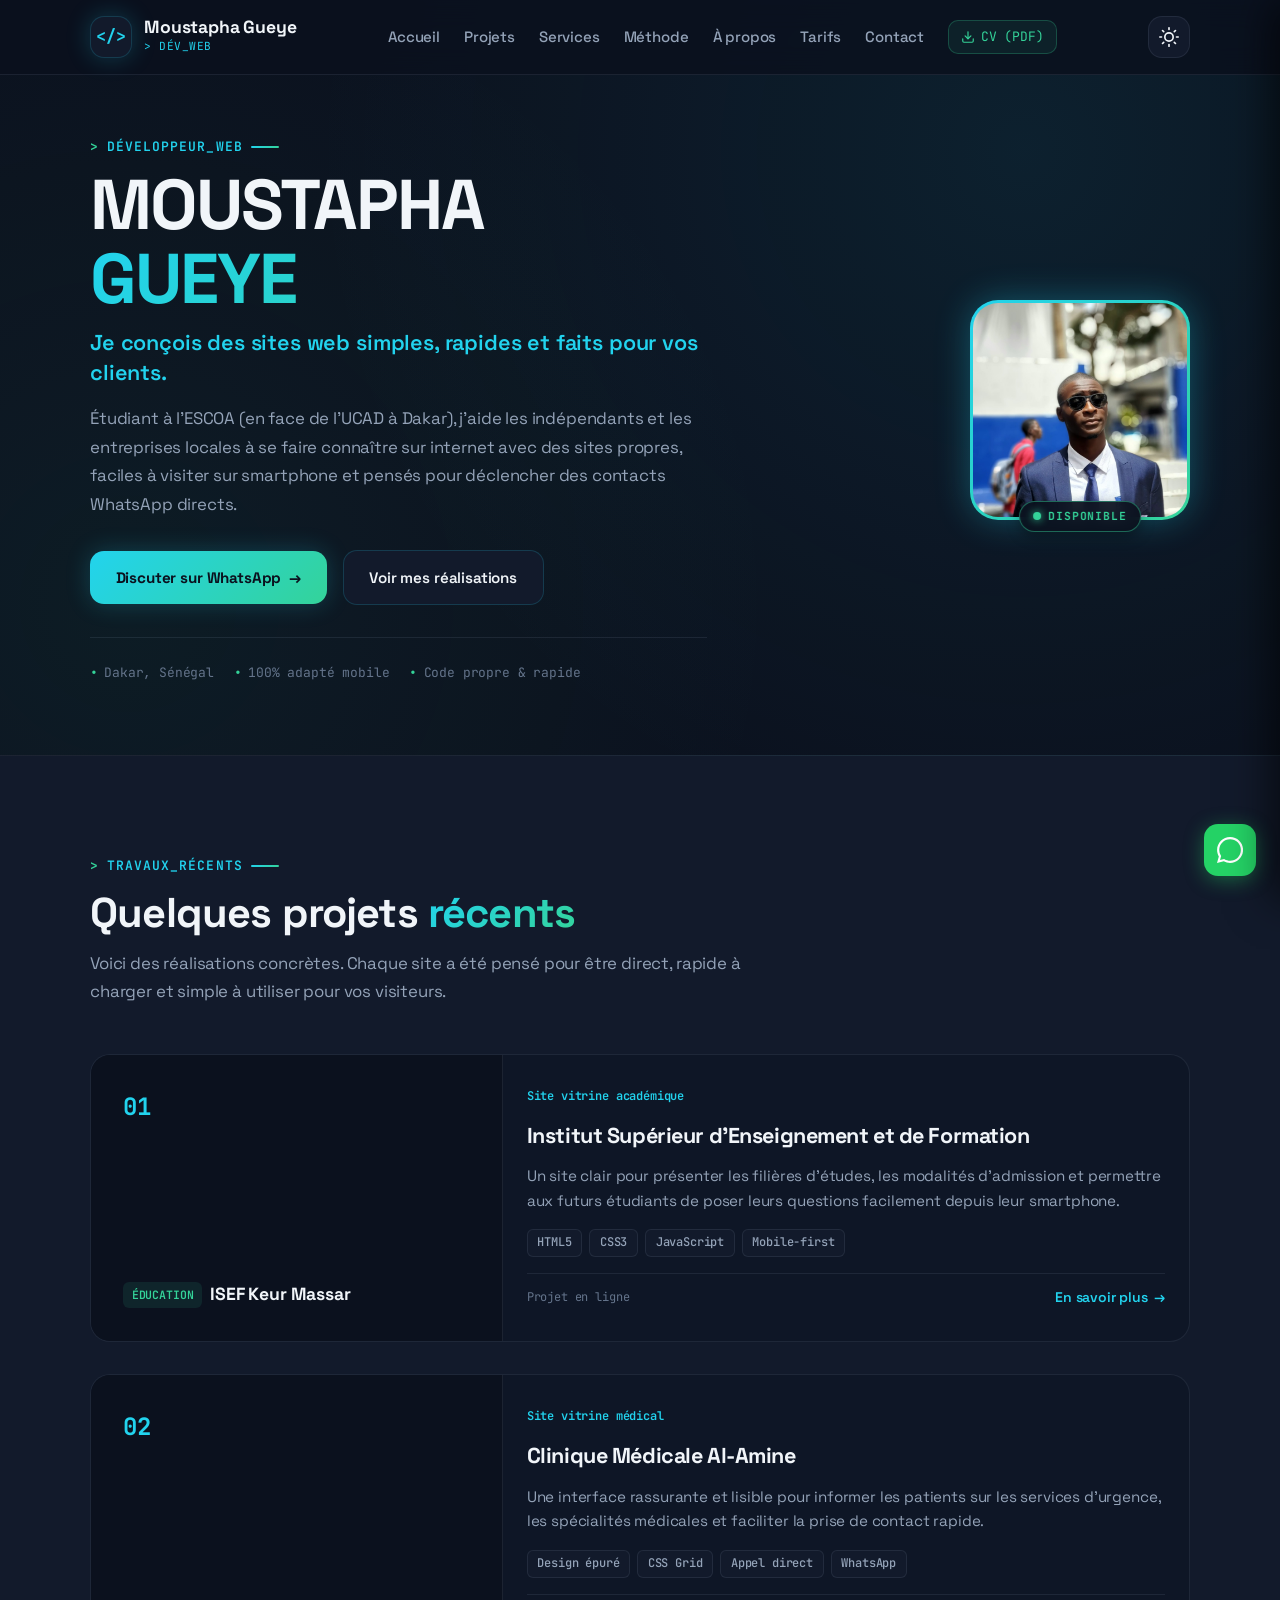
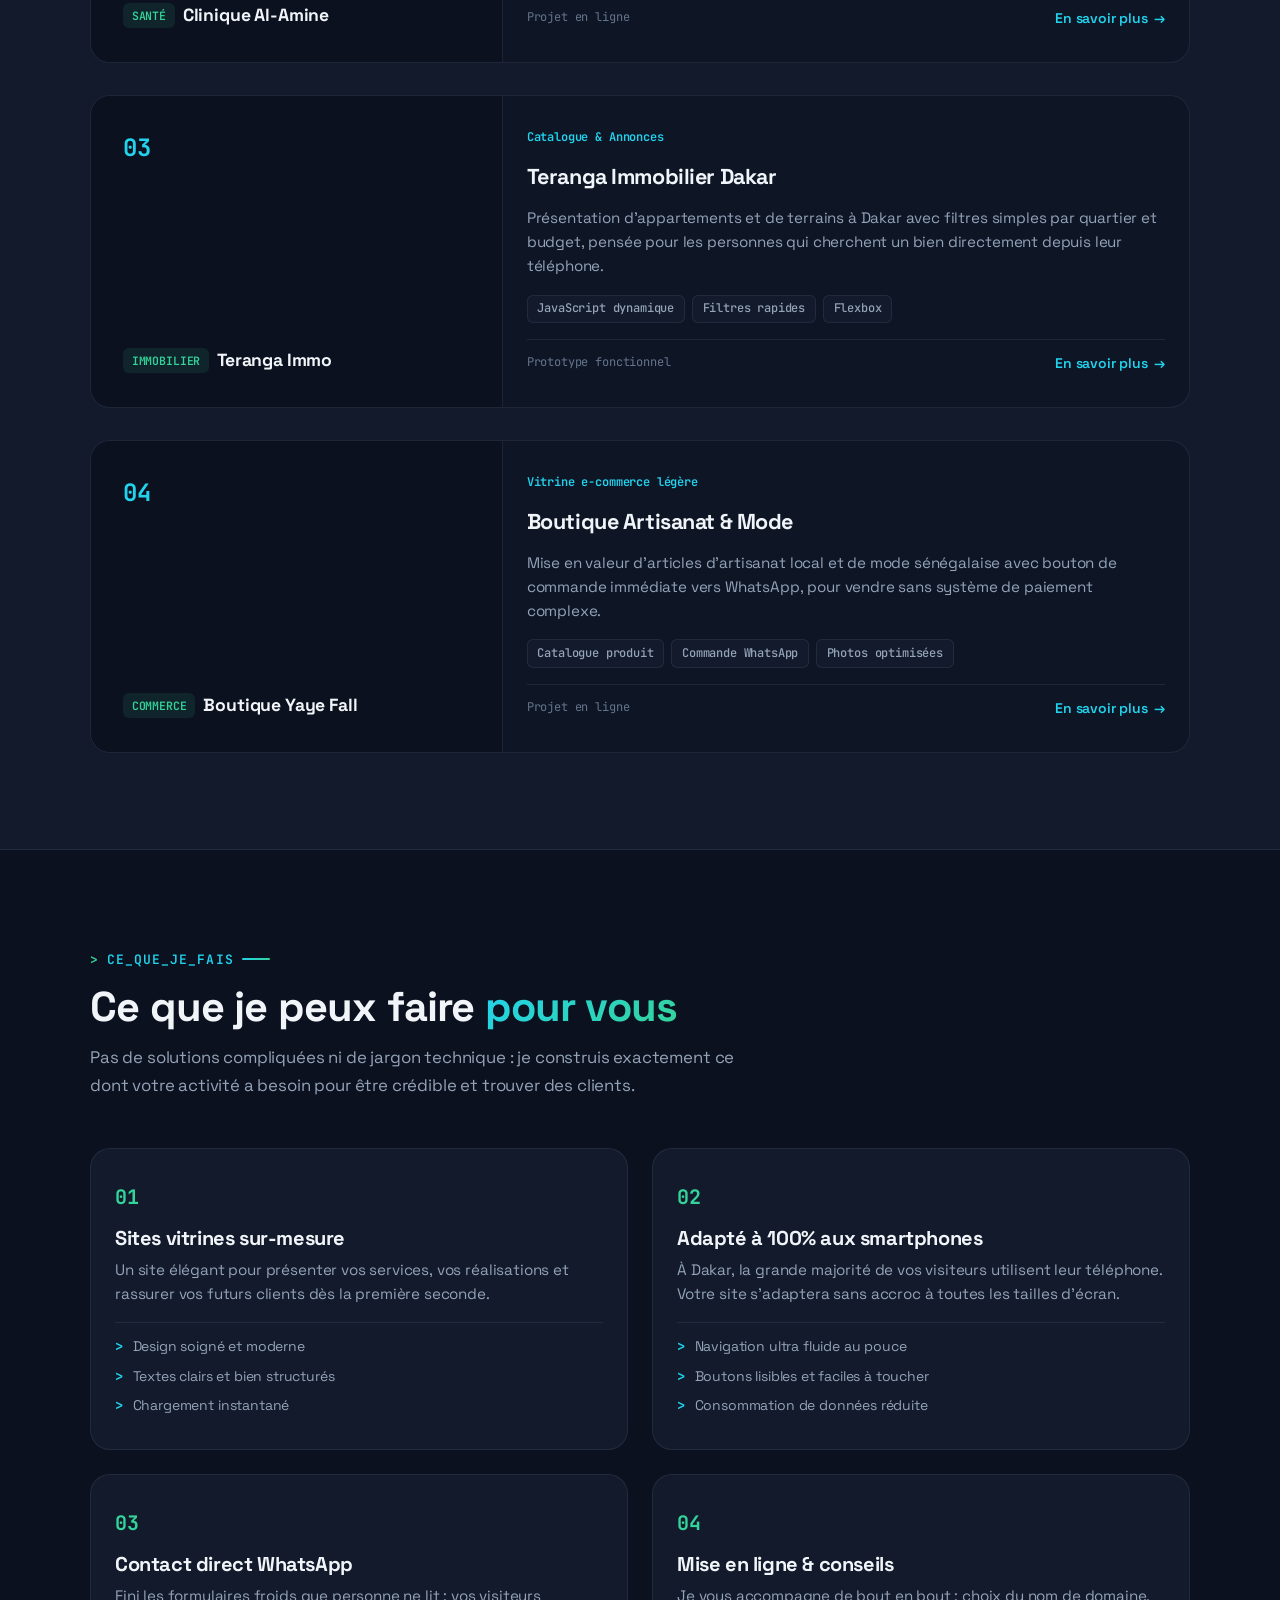
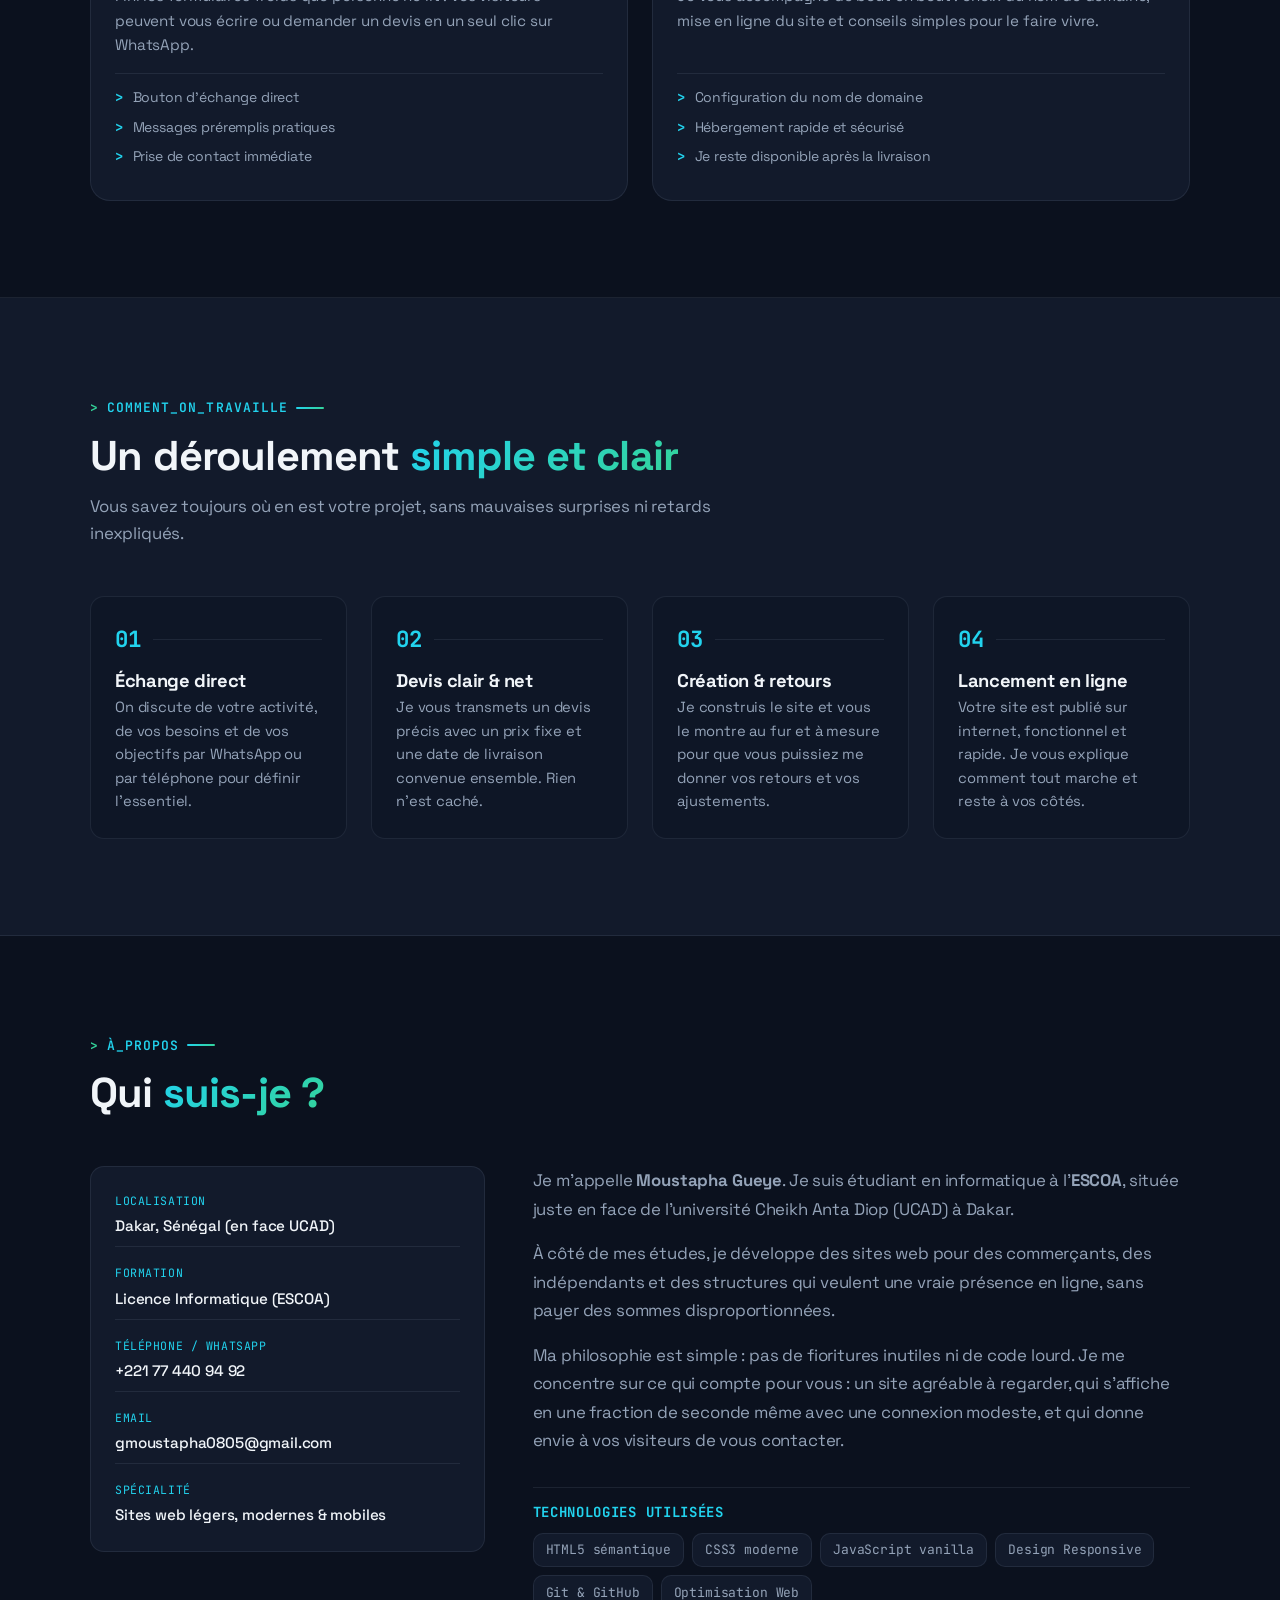
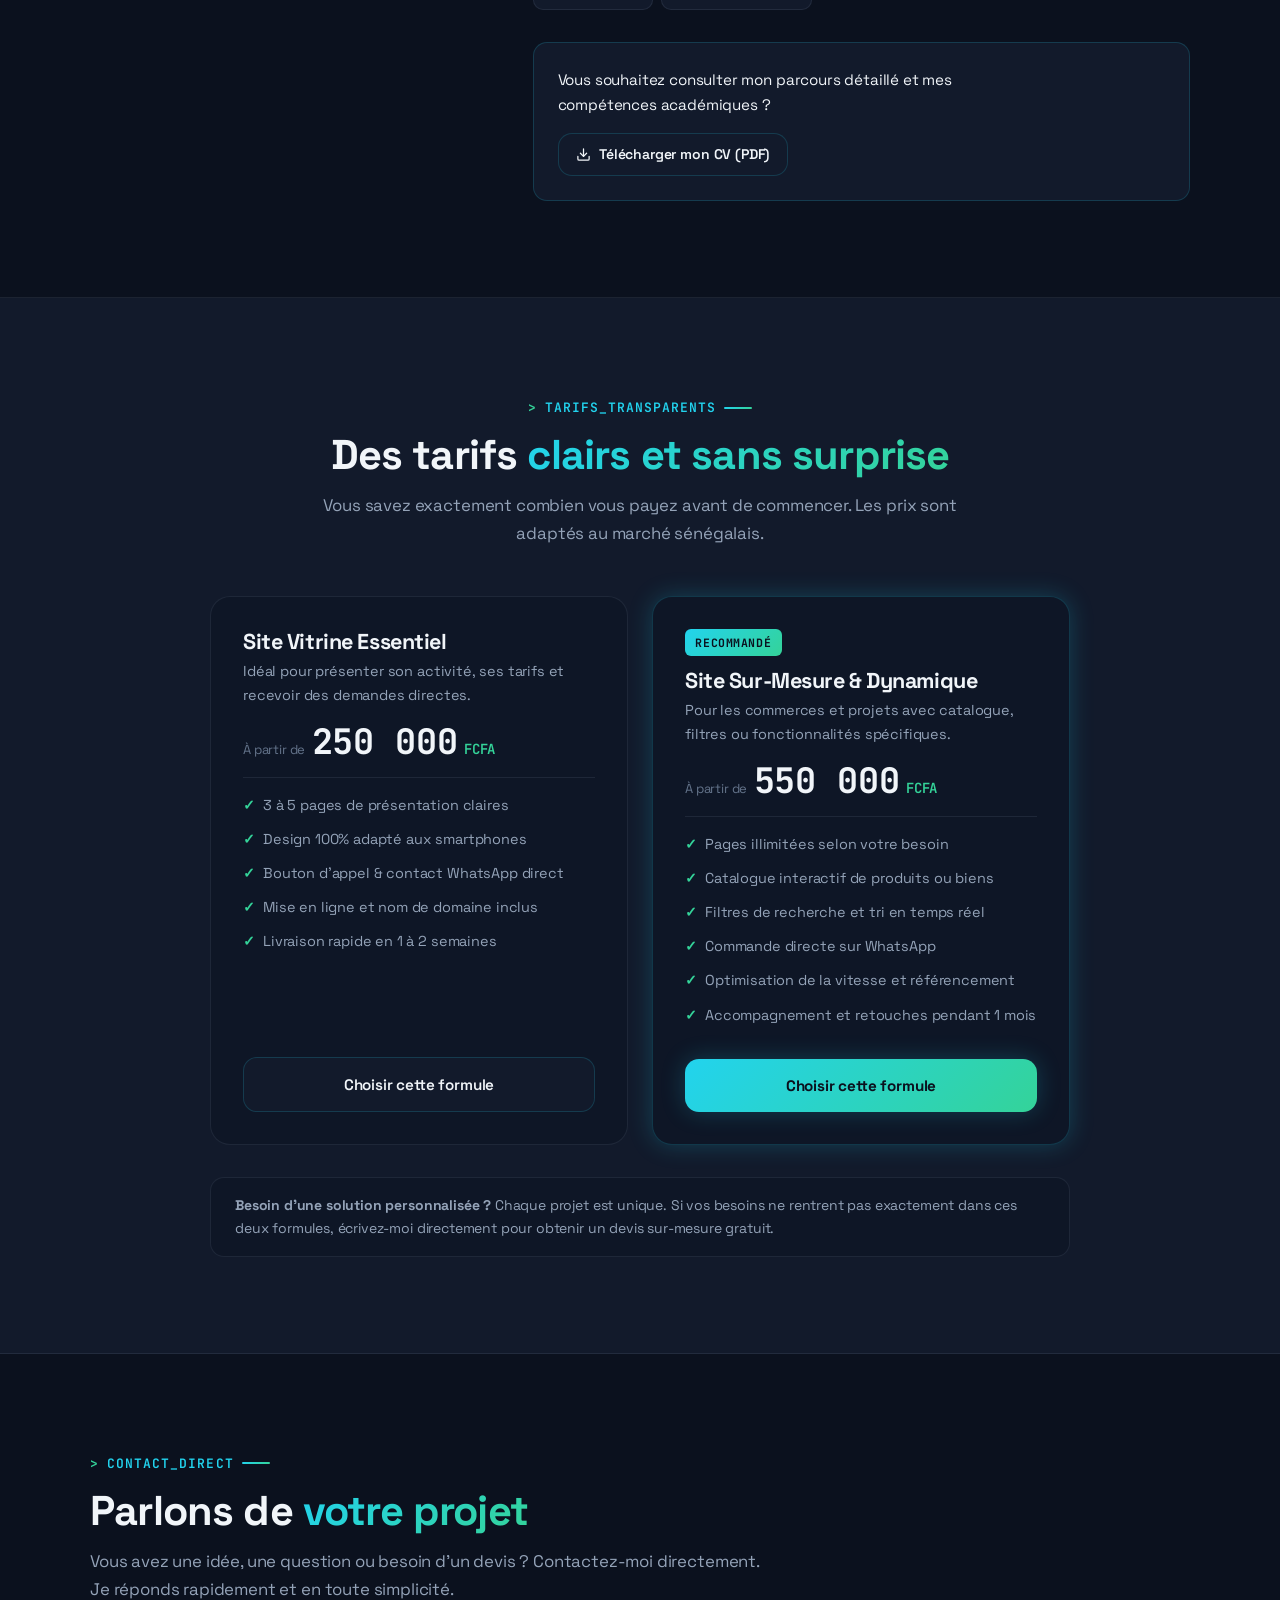
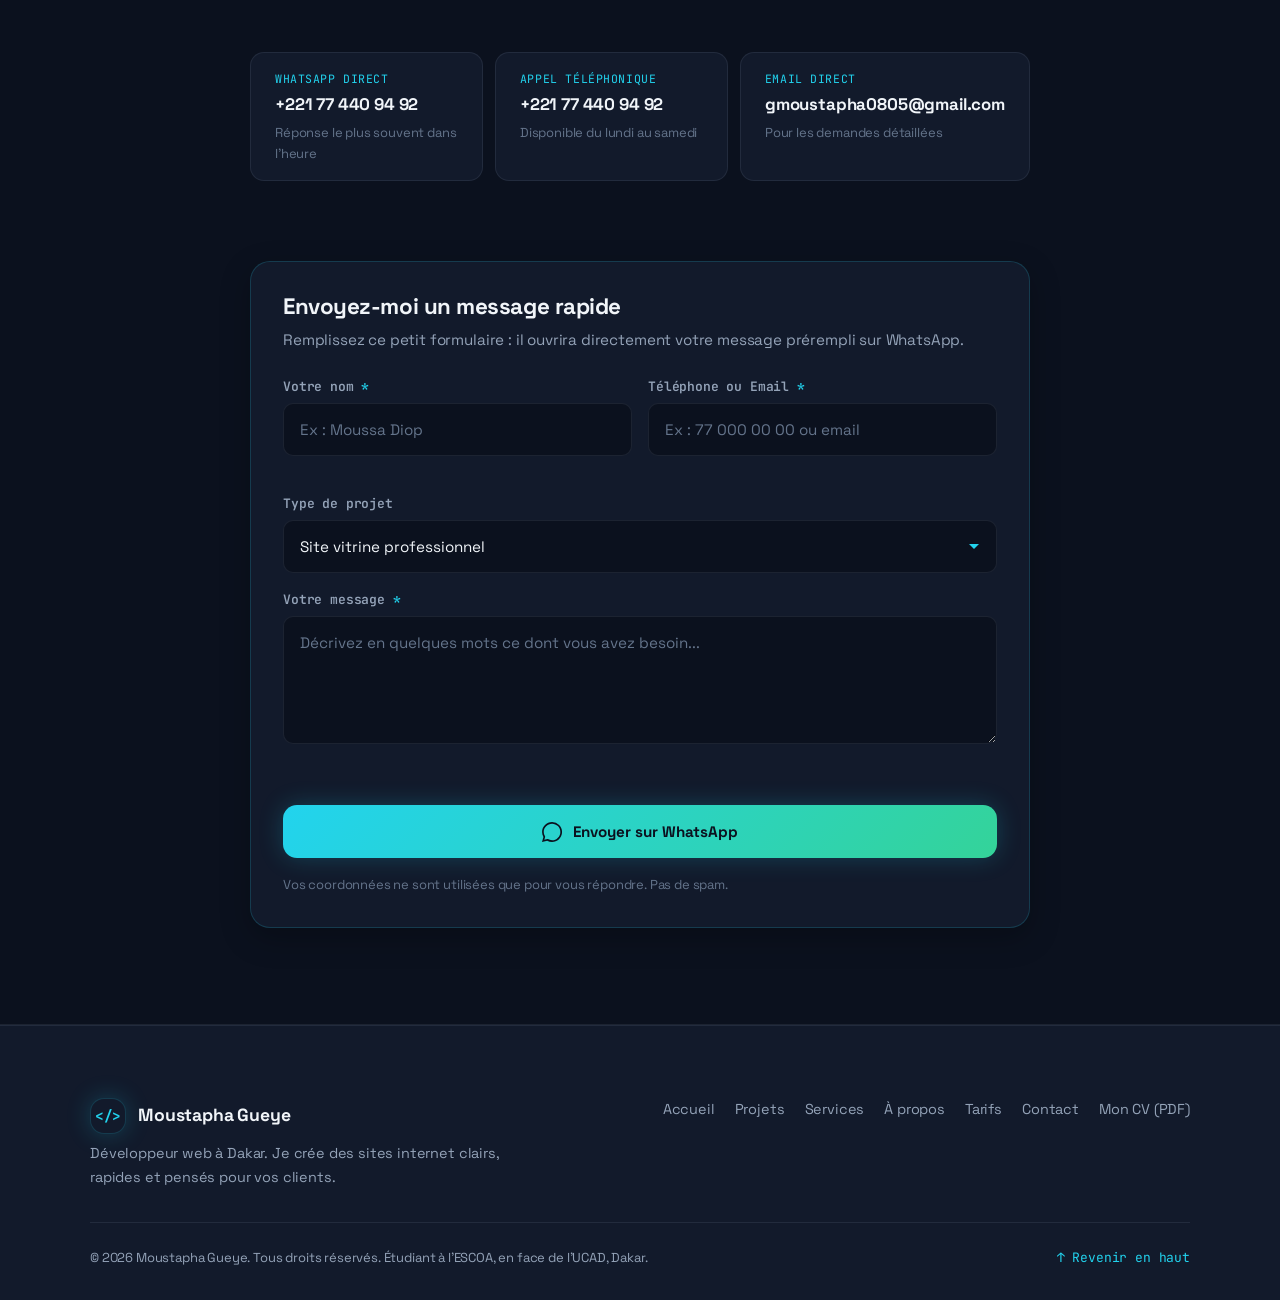
<file: index.html>
<!DOCTYPE html>
<!--
  =============================================================================
  PROJET   : Portfolio Moustapha Gueye — Développeur Web (Dakar, Sénégal)
  FICHIER  : index.html
  STYLE    : Thème sombre bleu nuit, dégradé cyan → vert menthe, moderne & net
  POLICES  : Space Grotesk (textes & titres), JetBrains Mono (étiquettes & code)
  =============================================================================
-->
<html lang="fr" data-theme="dark">

<head>
  <meta charset="UTF-8">
  <meta name="viewport" content="width=device-width, initial-scale=1.0">
  <title>Moustapha Gueye — Développeur Web à Dakar</title>

  <!-- Métadonnées SEO & Réseaux Sociaux -->
  <meta name="description"
    content="Moustapha Gueye, étudiant en informatique à l'ESCOA (en face de l'UCAD, Dakar). Je crée des sites web simples, rapides et parfaitement adaptés aux smartphones.">
  <meta name="author" content="Moustapha Gueye">
  <meta name="robots" content="index, follow">

  <meta property="og:type" content="website">
  <meta property="og:title" content="Moustapha Gueye — Développeur Web à Dakar">
  <meta property="og:description"
    content="Étudiant à l'ESCOA (en face de l'UCAD). Je conçois des sites web simples, légers et modernes pour indépendants et entreprises.">
  <meta property="og:image" content="images/moustapha1.jpg">
  <meta property="og:locale" content="fr_SN">

  <meta name="twitter:card" content="summary_large_image">
  <meta name="twitter:title" content="Moustapha Gueye — Développeur Web">
  <meta name="twitter:description"
    content="Étudiant à l'ESCOA à Dakar. Création de sites web légers, rapides et soignés.">
  <meta name="twitter:image" content="images/moustapha1.jpg">

  <!-- Favicon SVG autonome -->
  <link rel="icon"
    href="data:image/svg+xml,<svg xmlns='http://www.w3.org/2000/svg' viewBox='0 0 100 100'><rect width='100' height='100' rx='22' fill='%230B111E'/><rect x='4' y='4' width='92' height='92' rx='18' fill='none' stroke='%2322D3EE' stroke-width='4'/><text x='50' y='63' font-size='42' font-family='monospace' font-weight='bold' fill='%2322D3EE' text-anchor='middle'>&lt;/&gt;</text></svg>">

  <!-- Google Fonts : Space Grotesk & JetBrains Mono -->
  <link rel="preconnect" href="https://fonts.googleapis.com">
  <link rel="preconnect" href="https://fonts.gstatic.com" crossorigin>
  <link
    href="https://fonts.googleapis.com/css2?family=JetBrains+Mono:wght@400;500;600;700&family=Space+Grotesk:wght@400;500;600;700;800&display=swap"
    rel="stylesheet">

  <!-- Feuille de styles unique -->
  <link rel="stylesheet" href="css/style.css?v=20">

  <!-- Données structurées Schema.org -->
  <script type="application/ld+json">
  {
    "@context": "https://schema.org",
    "@type": "Person",
    "name": "Moustapha Gueye",
    "jobTitle": "Développeur Web",
    "description": "Étudiant à l'ESCOA (en face de l'UCAD à Dakar). Création de sites web simples, rapides et adaptés aux smartphones.",
    "address": {
      "@type": "PostalAddress",
      "addressLocality": "Dakar",
      "addressCountry": "SN"
    },
    "email": "gmoustapha0805@gmail.com",
    "telephone": "+221774409492",
    "knowsLanguage": ["fr", "en", "wo"],
    "knowsAbout": [
      "Développement Web",
      "HTML5",
      "CSS3",
      "JavaScript",
      "Sites vitrines",
      "Design Responsive"
    ]
  }
  </script>
</head>

<body>

  <!-- Lien d'évitement pour l'accessibilité -->
  <a href="#contenu-principal" class="skip-link">Aller au contenu principal</a>

  <!-- Overlay du menu mobile (en dehors du header) -->
  <div class="nav-overlay" id="nav-overlay"></div>

  <!-- Menu latéral mobile (Drawer) -->
  <aside class="nav-drawer" id="nav-drawer" aria-label="Menu de navigation mobile" aria-hidden="true">
    <div class="drawer-header">
      <span class="drawer-title">&gt; NAVIGATION</span>
      <button class="drawer-close" id="drawer-close" type="button" aria-label="Fermer le menu">
        <svg width="20" height="20" viewBox="0 0 24 24" fill="none" stroke="currentColor" stroke-width="2"
          stroke-linecap="round" stroke-linejoin="round" aria-hidden="true">
          <line x1="18" y1="6" x2="6" y2="18"></line>
          <line x1="6" y1="6" x2="18" y2="18"></line>
        </svg>
      </button>
    </div>

    <ul class="drawer-list">
      <li><a href="#hero" class="drawer-link">Accueil</a></li>
      <li><a href="#projets" class="drawer-link">Projets</a></li>
      <li><a href="#offres" class="drawer-link">Services</a></li>
      <li><a href="#methode" class="drawer-link">Méthode</a></li>
      <li><a href="#a-propos" class="drawer-link">À propos</a></li>
      <li><a href="#tarifs" class="drawer-link">Tarifs</a></li>
      <li><a href="#contact" class="drawer-link">Contact</a></li>
      <li>
        <a href="CV_Moustapha_Gueye.pdf" download="CV_Moustapha_Gueye.pdf" class="drawer-link drawer-link--download">
          <svg width="16" height="16" viewBox="0 0 24 24" fill="none" stroke="currentColor" stroke-width="2"
            stroke-linecap="round" stroke-linejoin="round" aria-hidden="true">
            <path d="M21 15v4a2 2 0 0 1-2 2H5a2 2 0 0 1-2-2v-4"></path>
            <polyline points="7 10 12 15 17 10"></polyline>
            <line x1="12" y1="15" x2="12" y2="3"></line>
          </svg>
          Télécharger mon CV (PDF)
        </a>
      </li>
      <li class="drawer-cta-item">
        <a href="https://wa.me/221774409492?text=Bonjour%20Moustapha%2C%20j%27ai%20vu%20votre%20portfolio"
          target="_blank" rel="noopener noreferrer" class="btn btn-primary btn-block">
          Discuter sur WhatsApp
        </a>
      </li>
    </ul>
  </aside>

  <!-- En-tête fixe -->
  <header class="site-header" id="header" role="banner">
    <div class="container header-container">
      <a href="#hero" class="brand" aria-label="Moustapha Gueye — Accueil">
        <div class="brand-icon-box" aria-hidden="true">&lt;/&gt;</div>
        <div class="brand-text">
          <span class="brand-name">Moustapha Gueye</span>
          <span class="brand-sub">&gt; DÉV_WEB</span>
        </div>
      </a>

      <!-- Navigation Desktop -->
      <nav class="nav-desktop" aria-label="Navigation principale">
        <ul class="nav-list">
          <li><a href="#hero" class="nav-link">Accueil</a></li>
          <li><a href="#projets" class="nav-link">Projets</a></li>
          <li><a href="#offres" class="nav-link">Services</a></li>
          <li><a href="#methode" class="nav-link">Méthode</a></li>
          <li><a href="#a-propos" class="nav-link">À propos</a></li>
          <li><a href="#tarifs" class="nav-link">Tarifs</a></li>
          <li><a href="#contact" class="nav-link">Contact</a></li>
          <li>
            <a href="CV_Moustapha_Gueye.pdf" download="CV_Moustapha_Gueye.pdf" class="nav-link--download"
              title="Télécharger mon CV au format PDF">
              <svg width="14" height="14" viewBox="0 0 24 24" fill="none" stroke="currentColor" stroke-width="2"
                stroke-linecap="round" stroke-linejoin="round" aria-hidden="true">
                <path d="M21 15v4a2 2 0 0 1-2 2H5a2 2 0 0 1-2-2v-4"></path>
                <polyline points="7 10 12 15 17 10"></polyline>
                <line x1="12" y1="15" x2="12" y2="3"></line>
              </svg>
              CV (PDF)
            </a>
          </li>
        </ul>
      </nav>

      <!-- Actions à droite : Bouton mode clair/sombre & Bouton burger -->
      <div class="header-actions">
        <button class="icon-btn" id="theme-toggle" type="button" aria-label="Passer au thème clair"
          title="Passer au thème clair">
          <!-- Icône Soleil (affichée en mode sombre) -->
          <svg class="theme-icon theme-icon-sun" viewBox="0 0 24 24" fill="none" stroke="currentColor" stroke-width="2"
            stroke-linecap="round" stroke-linejoin="round" aria-hidden="true">
            <circle cx="12" cy="12" r="5"></circle>
            <line x1="12" y1="1" x2="12" y2="3"></line>
            <line x1="12" y1="21" x2="12" y2="23"></line>
            <line x1="4.22" y1="4.22" x2="5.64" y2="5.64"></line>
            <line x1="18.36" y1="18.36" x2="19.78" y2="19.78"></line>
            <line x1="1" y1="12" x2="3" y2="12"></line>
            <line x1="21" y1="12" x2="23" y2="12"></line>
            <line x1="4.22" y1="19.78" x2="5.64" y2="18.36"></line>
            <line x1="18.36" y1="5.64" x2="19.78" y2="4.22"></line>
          </svg>
          <!-- Icône Lune (affichée en mode clair) -->
          <svg class="theme-icon theme-icon-moon" style="display: none;" viewBox="0 0 24 24" fill="none"
            stroke="currentColor" stroke-width="2" stroke-linecap="round" stroke-linejoin="round" aria-hidden="true">
            <path d="M21 12.79A9 9 0 1 1 11.21 3 7 7 0 0 0 21 12.79z"></path>
          </svg>
        </button>

        <button class="menu-toggle" id="menu-toggle" type="button" aria-expanded="false" aria-controls="nav-drawer"
          aria-label="Ouvrir le menu">
          <span class="menu-bar"></span>
          <span class="menu-bar"></span>
          <span class="menu-bar"></span>
        </button>
      </div>
    </div>
  </header>

  <!-- Contenu Principal -->
  <main id="contenu-principal">

    <!-- ========== SECTION HERO ========== -->
    <section class="section-hero" id="hero">
      <div class="container">
        <div class="hero-grid">

          <!-- Photo dans son cadre arrondi avec dégradé cyan-vert et badge DISPONIBLE -->
          <div class="hero-media">
            <div class="hero-avatar-frame">
              <img src="images/moustapha1.jpg" alt="Moustapha Gueye" class="hero-avatar-img" width="220" height="220"
                loading="eager">
              <div class="photo-fallback">MG</div>
              <div class="status-pill" aria-label="Statut actuel : Disponible pour vos projets">
                <span class="status-dot" aria-hidden="true"></span>
                <span class="status-label">DISPONIBLE</span>
              </div>
            </div>
          </div>

          <!-- Contenu texte du Hero -->
          <div class="hero-content">
            <div class="tech-eyebrow">
              <span class="eyebrow-prefix">&gt;</span> DÉVELOPPEUR_WEB <span class="eyebrow-line"></span>
            </div>

            <!-- Grand titre en gras avec nom de famille en dégradé -->
            <h1 class="hero-name">
              <span class="hero-name-first">MOUSTAPHA</span>
              <span class="hero-name-last">GUEYE</span>
            </h1>

            <p class="hero-subtitle">Je conçois des sites web simples, rapides et faits pour vos clients.</p>

            <p class="hero-lead">
              Étudiant à l'ESCOA (en face de l'UCAD à Dakar), j'aide les indépendants et les entreprises locales à se
              faire
              connaître sur internet avec des sites propres, faciles à visiter sur smartphone et pensés pour déclencher
              des
              contacts WhatsApp directs.
            </p>

            <div class="hero-actions">
              <a href="https://wa.me/221774409492?text=Bonjour%20Moustapha%2C%20je%20souhaite%20discuter%20d%27un%20projet%20web"
                target="_blank" rel="noopener noreferrer" class="btn btn-primary">
                Discuter sur WhatsApp
                <span class="btn-arrow" aria-hidden="true">&rarr;</span>
              </a>
              <a href="#projets" class="btn btn-secondary">
                Voir mes réalisations
              </a>
            </div>

            <div class="hero-perks">
              <span class="hero-perk-item"><span class="perk-bullet">&bull;</span> Dakar, Sénégal</span>
              <span class="hero-perk-item"><span class="perk-bullet">&bull;</span> 100% adapté mobile</span>
              <span class="hero-perk-item"><span class="perk-bullet">&bull;</span> Code propre &amp; rapide</span>
            </div>
          </div>

        </div>
      </div>
    </section>

    <!-- ========== SECTION PROJETS ========== -->
    <section class="section-projects" id="projets">
      <div class="container">
        <header class="section-header">
          <div class="tech-eyebrow">
            <span class="eyebrow-prefix">&gt;</span> TRAVAUX_RÉCENTS <span class="eyebrow-line"></span>
          </div>
          <h2 class="section-title">Quelques projets <span class="section-title-highlight">récents</span></h2>
          <p class="section-desc">
            Voici des réalisations concrètes. Chaque site a été pensé pour être direct, rapide à charger et simple à
            utiliser pour vos visiteurs.
          </p>
        </header>

        <div class="projects-list">

          <!-- Projet 01 -->
          <article class="project-card">
            <div class="project-visual">
              <span class="project-number">01</span>
              <div class="project-branding">
                <span class="project-tag-brand">ÉDUCATION</span>
                <span class="project-typographic-name">ISEF Keur Massar</span>
              </div>
            </div>
            <div class="project-body">
              <div class="project-meta">
                <span class="project-type">Site vitrine académique</span>
              </div>
              <h3 class="project-title">Institut Supérieur d'Enseignement et de Formation</h3>
              <p class="project-summary">
                Un site clair pour présenter les filières d'études, les modalités d'admission et permettre aux futurs
                étudiants de poser leurs questions facilement depuis leur smartphone.
              </p>
              <ul class="project-tech-list">
                <li class="tech-tag">HTML5</li>
                <li class="tech-tag">CSS3</li>
                <li class="tech-tag">JavaScript</li>
                <li class="tech-tag">Mobile-first</li>
              </ul>
              <div class="project-footer">
                <span class="project-status-note">Projet en ligne</span>
                <a href="#contact" class="project-link">
                  En savoir plus <span aria-hidden="true">&rarr;</span>
                </a>
              </div>
            </div>
          </article>

          <!-- Projet 02 -->
          <article class="project-card">
            <div class="project-visual">
              <span class="project-number">02</span>
              <div class="project-branding">
                <span class="project-tag-brand">SANTÉ</span>
                <span class="project-typographic-name">Clinique Al-Amine</span>
              </div>
            </div>
            <div class="project-body">
              <div class="project-meta">
                <span class="project-type">Site vitrine médical</span>
              </div>
              <h3 class="project-title">Clinique Médicale Al-Amine</h3>
              <p class="project-summary">
                Une interface rassurante et lisible pour informer les patients sur les services d'urgence, les
                spécialités
                médicales et faciliter la prise de contact rapide.
              </p>
              <ul class="project-tech-list">
                <li class="tech-tag">Design épuré</li>
                <li class="tech-tag">CSS Grid</li>
                <li class="tech-tag">Appel direct</li>
                <li class="tech-tag">WhatsApp</li>
              </ul>
              <div class="project-footer">
                <span class="project-status-note">Projet en ligne</span>
                <a href="#contact" class="project-link">
                  En savoir plus <span aria-hidden="true">&rarr;</span>
                </a>
              </div>
            </div>
          </article>

          <!-- Projet 03 -->
          <article class="project-card">
            <div class="project-visual">
              <span class="project-number">03</span>
              <div class="project-branding">
                <span class="project-tag-brand">IMMOBILIER</span>
                <span class="project-typographic-name">Teranga Immo</span>
              </div>
            </div>
            <div class="project-body">
              <div class="project-meta">
                <span class="project-type">Catalogue &amp; Annonces</span>
              </div>
              <h3 class="project-title">Teranga Immobilier Dakar</h3>
              <p class="project-summary">
                Présentation d'appartements et de terrains à Dakar avec filtres simples par quartier et budget, pensée
                pour
                les personnes qui cherchent un bien directement depuis leur téléphone.
              </p>
              <ul class="project-tech-list">
                <li class="tech-tag">JavaScript dynamique</li>
                <li class="tech-tag">Filtres rapides</li>
                <li class="tech-tag">Flexbox</li>
              </ul>
              <div class="project-footer">
                <span class="project-status-note">Prototype fonctionnel</span>
                <a href="#contact" class="project-link">
                  En savoir plus <span aria-hidden="true">&rarr;</span>
                </a>
              </div>
            </div>
          </article>

          <!-- Projet 04 -->
          <article class="project-card">
            <div class="project-visual">
              <span class="project-number">04</span>
              <div class="project-branding">
                <span class="project-tag-brand">COMMERCE</span>
                <span class="project-typographic-name">Boutique Yaye Fall</span>
              </div>
            </div>
            <div class="project-body">
              <div class="project-meta">
                <span class="project-type">Vitrine e-commerce légère</span>
              </div>
              <h3 class="project-title">Boutique Artisanat &amp; Mode</h3>
              <p class="project-summary">
                Mise en valeur d'articles d'artisanat local et de mode sénégalaise avec bouton de commande immédiate
                vers
                WhatsApp, pour vendre sans système de paiement complexe.
              </p>
              <ul class="project-tech-list">
                <li class="tech-tag">Catalogue produit</li>
                <li class="tech-tag">Commande WhatsApp</li>
                <li class="tech-tag">Photos optimisées</li>
              </ul>
              <div class="project-footer">
                <span class="project-status-note">Projet en ligne</span>
                <a href="#contact" class="project-link">
                  En savoir plus <span aria-hidden="true">&rarr;</span>
                </a>
              </div>
            </div>
          </article>

        </div>
      </div>
    </section>

    <!-- ========== SECTION SERVICES ========== -->
    <section class="section-services" id="offres">
      <div class="container">
        <header class="section-header">
          <div class="tech-eyebrow">
            <span class="eyebrow-prefix">&gt;</span> CE_QUE_JE_FAIS <span class="eyebrow-line"></span>
          </div>
          <h2 class="section-title">Ce que je peux faire <span class="section-title-highlight">pour vous</span></h2>
          <p class="section-desc">
            Pas de solutions compliquées ni de jargon technique : je construis exactement ce dont votre activité a
            besoin
            pour être crédible et trouver des clients.
          </p>
        </header>

        <div class="services-grid">

          <div class="service-card">
            <span class="service-number">01</span>
            <h3 class="service-title">Sites vitrines sur-mesure</h3>
            <p class="service-text">
              Un site élégant pour présenter vos services, vos réalisations et rassurer vos futurs clients dès la
              première
              seconde.
            </p>
            <ul class="service-features">
              <li>Design soigné et moderne</li>
              <li>Textes clairs et bien structurés</li>
              <li>Chargement instantané</li>
            </ul>
          </div>

          <div class="service-card">
            <span class="service-number">02</span>
            <h3 class="service-title">Adapté à 100% aux smartphones</h3>
            <p class="service-text">
              À Dakar, la grande majorité de vos visiteurs utilisent leur téléphone. Votre site s'adaptera sans accroc à
              toutes les tailles d'écran.
            </p>
            <ul class="service-features">
              <li>Navigation ultra fluide au pouce</li>
              <li>Boutons lisibles et faciles à toucher</li>
              <li>Consommation de données réduite</li>
            </ul>
          </div>

          <div class="service-card">
            <span class="service-number">03</span>
            <h3 class="service-title">Contact direct WhatsApp</h3>
            <p class="service-text">
              Fini les formulaires froids que personne ne lit : vos visiteurs peuvent vous écrire ou demander un devis
              en
              un seul clic sur WhatsApp.
            </p>
            <ul class="service-features">
              <li>Bouton d'échange direct</li>
              <li>Messages préremplis pratiques</li>
              <li>Prise de contact immédiate</li>
            </ul>
          </div>

          <div class="service-card">
            <span class="service-number">04</span>
            <h3 class="service-title">Mise en ligne &amp; conseils</h3>
            <p class="service-text">
              Je vous accompagne de bout en bout : choix du nom de domaine, mise en ligne du site et conseils simples
              pour
              le faire vivre.
            </p>
            <ul class="service-features">
              <li>Configuration du nom de domaine</li>
              <li>Hébergement rapide et sécurisé</li>
              <li>Je reste disponible après la livraison</li>
            </ul>
          </div>

        </div>
      </div>
    </section>

    <!-- ========== SECTION MÉTHODE ========== -->
    <section class="section-process" id="methode">
      <div class="container">
        <header class="section-header">
          <div class="tech-eyebrow">
            <span class="eyebrow-prefix">&gt;</span> COMMENT_ON_TRAVAILLE <span class="eyebrow-line"></span>
          </div>
          <h2 class="section-title">Un déroulement <span class="section-title-highlight">simple et clair</span></h2>
          <p class="section-desc">
            Vous savez toujours où en est votre projet, sans mauvaises surprises ni retards inexpliqués.
          </p>
        </header>

        <div class="process-steps">

          <div class="process-step">
            <div class="step-marker">
              <span class="step-num">01</span>
              <span class="step-line"></span>
            </div>
            <h3 class="step-title">Échange direct</h3>
            <p class="step-text">
              On discute de votre activité, de vos besoins et de vos objectifs par WhatsApp ou par téléphone pour
              définir
              l'essentiel.
            </p>
          </div>

          <div class="process-step">
            <div class="step-marker">
              <span class="step-num">02</span>
              <span class="step-line"></span>
            </div>
            <h3 class="step-title">Devis clair &amp; net</h3>
            <p class="step-text">
              Je vous transmets un devis précis avec un prix fixe et une date de livraison convenue ensemble. Rien n'est
              caché.
            </p>
          </div>

          <div class="process-step">
            <div class="step-marker">
              <span class="step-num">03</span>
              <span class="step-line"></span>
            </div>
            <h3 class="step-title">Création &amp; retours</h3>
            <p class="step-text">
              Je construis le site et vous le montre au fur et à mesure pour que vous puissiez me donner vos retours et
              vos
              ajustements.
            </p>
          </div>

          <div class="process-step">
            <div class="step-marker">
              <span class="step-num">04</span>
              <span class="step-line"></span>
            </div>
            <h3 class="step-title">Lancement en ligne</h3>
            <p class="step-text">
              Votre site est publié sur internet, fonctionnel et rapide. Je vous explique comment tout marche et reste à
              vos côtés.
            </p>
          </div>

        </div>
      </div>
    </section>

    <!-- ========== SECTION À PROPOS ========== -->
    <section class="section-about" id="a-propos">
      <div class="container">
        <header class="section-header">
          <div class="tech-eyebrow">
            <span class="eyebrow-prefix">&gt;</span> À_PROPOS <span class="eyebrow-line"></span>
          </div>
          <h2 class="section-title">Qui <span class="section-title-highlight">suis-je ?</span></h2>
        </header>

        <div class="about-layout">

          <!-- Colonne gauche : infos rapides & photo -->
          <div class="about-sidebar">
            <div class="about-quickfacts">
              <div class="fact-item">
                <span class="fact-label">Localisation</span>
                <span class="fact-value">Dakar, Sénégal (en face UCAD)</span>
              </div>
              <div class="fact-item">
                <span class="fact-label">Formation</span>
                <span class="fact-value">Licence Informatique (ESCOA)</span>
              </div>
              <div class="fact-item">
                <span class="fact-label">Téléphone / WhatsApp</span>
                <span class="fact-value">
                  <a href="tel:+221774409492" class="fact-link">+221 77 440 94 92</a>
                </span>
              </div>
              <div class="fact-item">
                <span class="fact-label">Email</span>
                <span class="fact-value">
                  <a href="mailto:gmoustapha0805@gmail.com" class="fact-link">gmoustapha0805@gmail.com</a>
                </span>
              </div>
              <div class="fact-item">
                <span class="fact-label">Spécialité</span>
                <span class="fact-value">Sites web légers, modernes &amp; mobiles</span>
              </div>
            </div>
          </div>

          <!-- Colonne droite : texte narratif & stack -->
          <div class="about-narrative">
            <div class="about-prose">
              <p>
                Je m'appelle <strong>Moustapha Gueye</strong>. Je suis étudiant en informatique à
                l'<strong>ESCOA</strong>,
                située juste en face de l'université Cheikh Anta Diop (UCAD) à Dakar.
              </p>
              <p>
                À côté de mes études, je développe des sites web pour des commerçants, des indépendants et des
                structures qui veulent une vraie présence en ligne, sans payer des sommes disproportionnées.
              </p>
              <p>
                Ma philosophie est simple : pas de fioritures inutiles ni de code lourd. Je me concentre sur ce qui
                compte
                pour vous : un site agréable à regarder, qui s'affiche en une fraction de seconde même avec une
                connexion
                modeste, et qui donne envie à vos visiteurs de vous contacter.
              </p>
            </div>

            <div class="about-stack">
              <h3 class="stack-heading">Technologies utilisées</h3>
              <div class="stack-tags">
                <span class="stack-badge">HTML5 sémantique</span>
                <span class="stack-badge">CSS3 moderne</span>
                <span class="stack-badge">JavaScript vanilla</span>
                <span class="stack-badge">Design Responsive</span>
                <span class="stack-badge">Git &amp; GitHub</span>
                <span class="stack-badge">Optimisation Web</span>
              </div>
            </div>

            <div class="about-cta-box">
              <p class="cta-box-text">
                Vous souhaitez consulter mon parcours détaillé et mes compétences académiques ?
              </p>
              <a href="CV_Moustapha_Gueye.pdf" download="CV_Moustapha_Gueye.pdf" class="btn btn-secondary btn-sm">
                <svg width="15" height="15" viewBox="0 0 24 24" fill="none" stroke="currentColor" stroke-width="2"
                  stroke-linecap="round" stroke-linejoin="round" aria-hidden="true">
                  <path d="M21 15v4a2 2 0 0 1-2 2H5a2 2 0 0 1-2-2v-4"></path>
                  <polyline points="7 10 12 15 17 10"></polyline>
                  <line x1="12" y1="15" x2="12" y2="3"></line>
                </svg>
                Télécharger mon CV (PDF)
              </a>
            </div>
          </div>

        </div>
      </div>
    </section>

    <!-- ========== SECTION TARIFS ========== -->
    <section class="section-pricing" id="tarifs">
      <div class="container">
        <header class="section-header" style="margin-inline: auto; text-align: center;">
          <div class="tech-eyebrow">
            <span class="eyebrow-prefix">&gt;</span> TARIFS_TRANSPARENTS <span class="eyebrow-line"></span>
          </div>
          <h2 class="section-title">Des tarifs <span class="section-title-highlight">clairs et sans surprise</span></h2>
          <p class="section-desc">
            Vous savez exactement combien vous payez avant de commencer. Les prix sont adaptés au marché sénégalais.
          </p>
        </header>

        <div class="pricing-grid">

          <!-- Offre 1 -->
          <div class="pricing-card">
            <h3 class="pricing-plan">Site Vitrine Essentiel</h3>
            <p class="pricing-desc">Idéal pour présenter son activité, ses tarifs et recevoir des demandes directes.</p>
            <div class="pricing-cost">
              <span class="cost-prefix">À partir de</span>
              <span class="cost-amount">250 000</span>
              <span class="cost-currency">FCFA</span>
            </div>
            <ul class="pricing-features">
              <li>3 à 5 pages de présentation claires</li>
              <li>Design 100% adapté aux smartphones</li>
              <li>Bouton d'appel &amp; contact WhatsApp direct</li>
              <li>Mise en ligne et nom de domaine inclus</li>
              <li>Livraison rapide en 1 à 2 semaines</li>
            </ul>
            <a href="https://wa.me/221774409492?text=Bonjour%20Moustapha%2C%20je%20suis%20int%C3%A9ress%C3%A9%20par%20le%20Site%20Vitrine%20Essentiel"
              target="_blank" rel="noopener noreferrer" class="btn btn-secondary pricing-btn">
              Choisir cette formule
            </a>
          </div>

          <!-- Offre 2 -->
          <div class="pricing-card pricing-card--popular">
            <span class="pricing-badge">RECOMMANDÉ</span>
            <h3 class="pricing-plan">Site Sur-Mesure &amp; Dynamique</h3>
            <p class="pricing-desc">Pour les commerces et projets avec catalogue, filtres ou fonctionnalités
              spécifiques.</p>
            <div class="pricing-cost">
              <span class="cost-prefix">À partir de</span>
              <span class="cost-amount">550 000</span>
              <span class="cost-currency">FCFA</span>
            </div>
            <ul class="pricing-features">
              <li>Pages illimitées selon votre besoin</li>
              <li>Catalogue interactif de produits ou biens</li>
              <li>Filtres de recherche et tri en temps réel</li>
              <li>Commande directe sur WhatsApp</li>
              <li>Optimisation de la vitesse et référencement</li>
              <li>Accompagnement et retouches pendant 1 mois</li>
            </ul>
            <a href="https://wa.me/221774409492?text=Bonjour%20Moustapha%2C%20je%20suis%20int%C3%A9ress%C3%A9%20par%20le%20Site%20Sur-Mesure"
              target="_blank" rel="noopener noreferrer" class="btn btn-primary pricing-btn">
              Choisir cette formule
            </a>
          </div>

        </div>

        <div class="pricing-clarification">
          <p>
            <strong>Besoin d'une solution personnalisée ?</strong> Chaque projet est unique. Si vos besoins ne rentrent
            pas exactement dans ces deux formules, écrivez-moi directement pour obtenir un devis sur-mesure gratuit.
          </p>
        </div>
      </div>
    </section>

    <!-- ========== SECTION CONTACT ========== -->
    <section class="section-contact" id="contact">
      <div class="container">
        <header class="section-header">
          <div class="tech-eyebrow">
            <span class="eyebrow-prefix">&gt;</span> CONTACT_DIRECT <span class="eyebrow-line"></span>
          </div>
          <h2 class="section-title">Parlons de <span class="section-title-highlight">votre projet</span></h2>
          <p class="section-desc">
            Vous avez une idée, une question ou besoin d'un devis ? Contactez-moi directement. Je réponds rapidement et
            en toute simplicité.
          </p>
        </header>

        <div class="contact-grid">

          <!-- Canaux directs -->
          <div class="contact-channels">
            <a href="https://wa.me/221774409492?text=Bonjour%20Moustapha%2C%20je%20vous%20contacte%20depuis%20votre%20portfolio"
              target="_blank" rel="noopener noreferrer" class="channel-card">
              <span class="channel-label">WhatsApp direct</span>
              <span class="channel-link">+221 77 440 94 92</span>
              <span class="channel-hint">Réponse le plus souvent dans l'heure</span>
            </a>

            <a href="tel:+221774409492" class="channel-card">
              <span class="channel-label">Appel téléphonique</span>
              <span class="channel-link">+221 77 440 94 92</span>
              <span class="channel-hint">Disponible du lundi au samedi</span>
            </a>

            <a href="mailto:gmoustapha0805@gmail.com" class="channel-card">
              <span class="channel-label">Email direct</span>
              <span class="channel-link">gmoustapha0805@gmail.com</span>
              <span class="channel-hint">Pour les demandes détaillées</span>
            </a>
          </div>

          <!-- Formulaire direct WhatsApp -->
          <div class="contact-form-wrapper">
            <h3 class="form-title">Envoyez-moi un message rapide</h3>
            <p class="form-intro">
              Remplissez ce petit formulaire : il ouvrira directement votre message prérempli sur WhatsApp.
            </p>

            <form class="contact-form" id="contact-form" novalidate>
              <div class="form-row">
                <div class="form-group">
                  <label for="contact-name" class="form-label">Votre nom <span class="required">*</span></label>
                  <input type="text" id="contact-name" name="name" class="form-input" placeholder="Ex : Moussa Diop"
                    required autocomplete="name">
                  <span class="form-error" id="name-error"></span>
                </div>

                <div class="form-group">
                  <label for="contact-phone" class="form-label">Téléphone ou Email <span
                      class="required">*</span></label>
                  <input type="text" id="contact-phone" name="phone" class="form-input"
                    placeholder="Ex : 77 000 00 00 ou email" required autocomplete="tel">
                  <span class="form-error" id="phone-error"></span>
                </div>
              </div>

              <div class="form-group">
                <label for="contact-service" class="form-label">Type de projet</label>
                <select id="contact-service" name="service" class="form-select">
                  <option value="Site vitrine">Site vitrine professionnel</option>
                  <option value="Site catalogue / dynamique">Site catalogue ou dynamique</option>
                  <option value="Refonte d'un site existant">Amélioration d'un site existant</option>
                  <option value="Autre demande">Autre demande spécifique</option>
                </select>
              </div>

              <div class="form-group">
                <label for="contact-message" class="form-label">Votre message <span class="required">*</span></label>
                <textarea id="contact-message" name="message" class="form-textarea" rows="4"
                  placeholder="Décrivez en quelques mots ce dont vous avez besoin..." required></textarea>
                <span class="form-error" id="message-error"></span>
              </div>

              <div class="form-status" id="form-status" aria-live="polite"></div>

              <div class="form-actions">
                <button type="submit" class="btn btn-primary btn-whatsapp-submit">
                  <svg class="btn-whatsapp-icon" width="20" height="20" viewBox="0 0 24 24" fill="currentColor"
                    aria-hidden="true">
                    <path
                      d="M20.52 3.48A11.93 11.93 0 0 0 12.07 0C5.46 0 .09 5.37.09 11.98c0 2.11.55 4.17 1.6 5.99L0 24l6.2-1.63a11.96 11.96 0 0 0 5.87 1.52h.01c6.61 0 11.98-5.37 11.98-11.98 0-3.2-1.25-6.21-3.54-8.43zM12.08 21.87h-.01c-1.8 0-3.56-.48-5.1-1.39l-.37-.22-3.79 1 1.01-3.69-.24-.38a9.92 9.92 0 0 1-1.52-5.21c0-5.5 4.48-9.97 9.99-9.97 2.66 0 5.17 1.04 7.05 2.92 1.88 1.88 2.92 4.39 2.92 7.05 0 5.5-4.48 9.97-9.94 9.97z" />
                  </svg>
                  Envoyer sur WhatsApp
                </button>
                <p class="form-privacy-note">
                  Vos coordonnées ne sont utilisées que pour vous répondre. Pas de spam.
                </p>
              </div>
            </form>
          </div>

        </div>
      </div>
    </section>

  </main>

  <!-- ========== PIED DE PAGE ========== -->
  <footer class="site-footer" id="footer" role="contentinfo">
    <div class="container">
      <div class="footer-top">
        <div>
          <div class="footer-brand-wrap">
            <div class="brand-icon-box" aria-hidden="true" style="width: 36px; height: 36px; font-size: 0.9rem;">
              &lt;/&gt;</div>
            <span class="brand-name">Moustapha Gueye</span>
          </div>
          <p class="footer-tagline">
            Développeur web à Dakar. Je crée des sites internet clairs, rapides et pensés pour vos clients.
          </p>
        </div>

        <nav class="footer-links" aria-label="Liens rapides du pied de page">
          <a href="#hero">Accueil</a>
          <a href="#projets">Projets</a>
          <a href="#offres">Services</a>
          <a href="#a-propos">À propos</a>
          <a href="#tarifs">Tarifs</a>
          <a href="#contact">Contact</a>
          <a href="CV_Moustapha_Gueye.pdf" download="CV_Moustapha_Gueye.pdf">Mon CV (PDF)</a>
        </nav>
      </div>

      <div class="footer-bottom">
        <p>&copy; 2026 Moustapha Gueye. Tous droits réservés. Étudiant à l'ESCOA, en face de l'UCAD, Dakar.</p>
        <a href="#hero" class="back-to-top" aria-label="Revenir tout en haut de la page">
          &uarr; Revenir en haut
        </a>
      </div>
    </div>
  </footer>

  <!-- Bouton flottant WhatsApp -->
  <div class="floating-whatsapp">
    <a href="https://wa.me/221774409492?text=Bonjour%20Moustapha%2C%20j%27ai%20vu%20votre%20portfolio" target="_blank"
      rel="noopener noreferrer" class="whatsapp-btn" aria-label="Discuter directement sur WhatsApp"
      title="Discuter sur WhatsApp">
      <svg class="whatsapp-icon" viewBox="0 0 24 24" fill="currentColor" aria-hidden="true">
        <path
          d="M20.52 3.48A11.93 11.93 0 0 0 12.07 0C5.46 0 .09 5.37.09 11.98c0 2.11.55 4.17 1.6 5.99L0 24l6.2-1.63a11.96 11.96 0 0 0 5.87 1.52h.01c6.61 0 11.98-5.37 11.98-11.98 0-3.2-1.25-6.21-3.54-8.43zM12.08 21.87h-.01c-1.8 0-3.56-.48-5.1-1.39l-.37-.22-3.79 1 1.01-3.69-.24-.38a9.92 9.92 0 0 1-1.52-5.21c0-5.5 4.48-9.97 9.99-9.97 2.66 0 5.17 1.04 7.05 2.92 1.88 1.88 2.92 4.39 2.92 7.05 0 5.5-4.48 9.97-9.94 9.97z" />
      </svg>
    </a>
  </div>

  <!-- Script principal unique -->
  <script src="js/main.js"></script>
</body>

</html>
</file>
<file: css/style.css>
/*
  =============================================================================
  PROJET   : Portfolio Moustapha Gueye — Développeur Web (Dakar, Sénégal)
  FICHIER  : css/style.css
  STYLE    : Thème sombre bleu nuit, dégradé cyan → vert menthe, moderne & net
  POLICES  : Space Grotesk (textes & titres), JetBrains Mono (étiquettes & code)
  =============================================================================
*/

/* =============================================================================
   01. VARIABLES & SYSTÈME DE DESIGN
   ============================================================================= */
:root {
  /* Palette Thème Sombre (Par défaut) */
  --bg-primary: #0B111E;         /* Fond bleu nuit très profond */
  --bg-surface: #121A2B;         /* Cartes et sections */
  --bg-surface-hover: #172238;   /* État survolé des cartes */
  --bg-elevated: #162035;        /* Éléments flottants et header */
  --bg-card-alt: #0E1626;        /* Cartes secondaires */

  /* Dégradé cyan → vert menthe */
  --accent-cyan: #22D3EE;
  --accent-mint: #34D399;
  --accent-gradient: linear-gradient(135deg, #22D3EE 0%, #34D399 100%);
  --accent-gradient-hover: linear-gradient(135deg, #38BDF8 0%, #10B981 100%);
  --accent-glow: 0 0 25px rgba(34, 211, 238, 0.22);
  --accent-glow-strong: 0 0 35px rgba(34, 211, 238, 0.32);

  /* Textes */
  --text-primary: #F1F5F9;       /* Blanc cassé très lisible */
  --text-secondary: #94A3B8;     /* Gris clair bleuté */
  --text-muted: #64748B;         /* Gris discret */
  --text-on-accent: #0B111E;     /* Texte foncé sur bouton dégradé */

  /* Bordures */
  --border-subtle: rgba(148, 163, 184, 0.12);
  --border-card: rgba(34, 211, 238, 0.18);
  --border-focus: rgba(34, 211, 238, 0.5);

  /* Typographies */
  --font-main: 'Space Grotesk', -apple-system, BlinkMacSystemFont, 'Segoe UI', Roboto, sans-serif;
  --font-mono: 'JetBrains Mono', 'Fira Code', monospace;

  /* Espacements */
  --space-2xs: 0.25rem;
  --space-xs: 0.5rem;
  --space-sm: 0.75rem;
  --space-md: 1rem;
  --space-lg: 1.5rem;
  --space-xl: 2rem;
  --space-2xl: 3rem;
  --space-3xl: 4.5rem;
  --space-4xl: 6rem;

  /* Rayons d'arrondi modernes */
  --radius-xs: 6px;
  --radius-sm: 10px;
  --radius-md: 14px;
  --radius-lg: 20px;
  --radius-xl: 28px;
  --radius-full: 9999px;

  /* Transitions */
  --transition-fast: 0.15s ease;
  --transition: 0.25s cubic-bezier(0.16, 1, 0.3, 1);

  /* Conteneur */
  --container-max: 1140px;
}

/* Thème Clair Alternatif */
[data-theme="light"] {
  --bg-primary: #F8FAFC;
  --bg-surface: #FFFFFF;
  --bg-surface-hover: #F1F5F9;
  --bg-elevated: #FFFFFF;
  --bg-card-alt: #F1F5F9;

  --accent-cyan: #0891B2;
  --accent-mint: #059669;
  --accent-gradient: linear-gradient(135deg, #0891B2 0%, #059669 100%);
  --accent-gradient-hover: linear-gradient(135deg, #0E7490 0%, #047857 100%);
  --accent-glow: 0 0 20px rgba(8, 145, 178, 0.16);
  --accent-glow-strong: 0 0 30px rgba(8, 145, 178, 0.22);

  --text-primary: #0F172A;
  --text-secondary: #475569;
  --text-muted: #64748B;
  --text-on-accent: #FFFFFF;

  --border-subtle: rgba(15, 23, 42, 0.08);
  --border-card: rgba(8, 145, 178, 0.2);
  --border-focus: rgba(8, 145, 178, 0.5);
}

/* =============================================================================
   02. RESET & BASE
   ============================================================================= */
*,
*::before,
*::after {
  box-sizing: border-box;
  margin: 0;
  padding: 0;
}

html {
  font-size: 100%;
  scroll-behavior: smooth;
  -webkit-text-size-adjust: 100%;
}

body {
  background-color: var(--bg-primary);
  color: var(--text-primary);
  font-family: var(--font-main);
  font-size: 1rem;
  line-height: 1.65;
  letter-spacing: -0.01em;
  overflow-x: hidden;
  text-rendering: optimizeLegibility;
  -webkit-font-smoothing: antialiased;
  -moz-osx-font-smoothing: grayscale;
  transition: background-color var(--transition), color var(--transition);
}

img,
svg {
  display: block;
  max-width: 100%;
  height: auto;
}

a {
  color: inherit;
  text-decoration: none;
  transition: color var(--transition-fast);
}

button,
input,
textarea,
select {
  font: inherit;
  color: inherit;
  border: none;
  background: none;
}

button {
  cursor: pointer;
}

ul,
ol {
  list-style: none;
}

.skip-link {
  position: absolute;
  top: -100px;
  left: 1rem;
  background: var(--accent-gradient);
  color: var(--text-on-accent);
  padding: var(--space-xs) var(--space-md);
  font-weight: 700;
  border-radius: var(--radius-sm);
  z-index: 100000;
  transition: top var(--transition);
}

.skip-link:focus {
  top: 1rem;
}

.container {
  width: 100%;
  max-width: var(--container-max);
  margin-inline: auto;
  padding-inline: 1.25rem;
}

/* Typographie globale */
h1, h2, h3, h4, h5 {
  color: var(--text-primary);
  font-weight: 700;
  line-height: 1.2;
  letter-spacing: -0.02em;
}

p {
  color: var(--text-secondary);
}

/* =============================================================================
   03. COMPOSANTS RÉUTILISABLES (BOUTONS, BADGES, ÉTIQUETTES)
   ============================================================================= */

/* Petite étiquette monospace avec trait */
.tech-eyebrow {
  display: inline-flex;
  align-items: center;
  gap: 0.5rem;
  font-family: var(--font-mono);
  font-size: 0.8125rem;
  font-weight: 600;
  color: var(--accent-cyan);
  text-transform: uppercase;
  letter-spacing: 0.08em;
  margin-bottom: var(--space-sm);
}

.eyebrow-prefix {
  color: var(--accent-mint);
  font-weight: 700;
}

.eyebrow-line {
  display: inline-block;
  width: 28px;
  height: 2px;
  background: var(--accent-gradient);
  border-radius: 2px;
}

/* En-tête de section */
.section-header {
  margin-bottom: var(--space-2xl);
  max-width: 680px;
}

.section-title {
  font-size: clamp(1.85rem, 4vw, 2.6rem);
  margin-bottom: var(--space-sm);
  color: var(--text-primary);
}

.section-title-highlight {
  background: var(--accent-gradient);
  -webkit-background-clip: text;
  -webkit-text-fill-color: transparent;
  display: inline;
}

.section-desc {
  font-size: 1.05rem;
  line-height: 1.65;
  color: var(--text-secondary);
}

/* Boutons */
.btn {
  display: inline-flex;
  align-items: center;
  justify-content: center;
  gap: 0.5rem;
  padding: 0.85rem 1.6rem;
  font-family: var(--font-main);
  font-size: 0.95rem;
  font-weight: 600;
  border-radius: var(--radius-md);
  text-align: center;
  transition: transform var(--transition-fast), box-shadow var(--transition-fast), background var(--transition-fast), border-color var(--transition-fast);
  white-space: nowrap;
}

.btn-primary {
  background: var(--accent-gradient);
  color: var(--text-on-accent);
  box-shadow: var(--accent-glow);
  font-weight: 700;
}

.btn-primary:hover,
.btn-primary:focus-visible {
  background: var(--accent-gradient-hover);
  transform: translateY(-2px);
  box-shadow: var(--accent-glow-strong);
}

.btn-secondary {
  background: var(--bg-surface);
  color: var(--text-primary);
  border: 1px solid var(--border-card);
}

.btn-secondary:hover,
.btn-secondary:focus-visible {
  background: var(--bg-surface-hover);
  border-color: var(--accent-cyan);
  color: var(--accent-cyan);
  transform: translateY(-2px);
}

.btn-outline {
  background: transparent;
  color: var(--accent-cyan);
  border: 1px solid var(--border-card);
}

.btn-outline:hover,
.btn-outline:focus-visible {
  border-color: var(--accent-cyan);
  background: rgba(34, 211, 238, 0.08);
}

.btn-sm {
  padding: 0.55rem 1.1rem;
  font-size: 0.875rem;
}

.btn-block {
  width: 100%;
}

.btn-arrow {
  transition: transform var(--transition-fast);
}

.btn:hover .btn-arrow {
  transform: translateX(4px);
}

/* =============================================================================
   04. NAVBAR & HEADER FIXE
   Logo </> carré arrondi, boutons thème & burger carrés arrondis
   ============================================================================= */
.site-header {
  position: fixed;
  top: 0;
  left: 0;
  right: 0;
  z-index: 1000;
  padding-block: var(--space-md);
  background: rgba(11, 17, 30, 0.85);
  backdrop-filter: blur(14px);
  -webkit-backdrop-filter: blur(14px);
  border-bottom: 1px solid var(--border-subtle);
  transition: padding var(--transition), border-color var(--transition);
}

[data-theme="light"] .site-header {
  background: rgba(248, 250, 252, 0.88);
}

.site-header.is-scrolled {
  padding-block: var(--space-xs);
  border-bottom-color: var(--border-card);
  box-shadow: 0 4px 20px rgba(0, 0, 0, 0.25);
}

.header-container {
  display: flex;
  align-items: center;
  justify-content: space-between;
  gap: var(--space-md);
}

/* Logo avec carré arrondi </> */
.brand {
  display: inline-flex;
  align-items: center;
  gap: 0.75rem;
  text-decoration: none;
}

.brand-icon-box {
  width: 42px;
  height: 42px;
  border-radius: var(--radius-md);
  background: var(--bg-surface);
  border: 1px solid var(--border-card);
  display: flex;
  align-items: center;
  justify-content: center;
  font-family: var(--font-mono);
  font-size: 1.05rem;
  font-weight: 700;
  color: var(--accent-cyan);
  box-shadow: var(--accent-glow);
  transition: border-color var(--transition-fast), transform var(--transition-fast);
}

.brand:hover .brand-icon-box {
  border-color: var(--accent-mint);
  transform: rotate(-4deg);
}

.brand-text {
  display: flex;
  flex-direction: column;
}

.brand-name {
  font-family: var(--font-main);
  font-size: 1.1rem;
  font-weight: 700;
  color: var(--text-primary);
  line-height: 1.1;
}

.brand-sub {
  font-family: var(--font-mono);
  font-size: 0.7rem;
  color: var(--accent-cyan);
  letter-spacing: 0.05em;
}

/* Commandes droite (bouton thème + burger) */
.header-actions {
  display: flex;
  align-items: center;
  gap: 0.65rem;
}

/* Bouton toggle thème */
.icon-btn {
  width: 42px;
  height: 42px;
  border-radius: var(--radius-md);
  background: var(--bg-surface);
  border: 1px solid var(--border-subtle);
  color: var(--text-primary);
  display: flex;
  align-items: center;
  justify-content: center;
  transition: border-color var(--transition-fast), background-color var(--transition-fast), transform var(--transition-fast);
}

.icon-btn:hover {
  border-color: var(--accent-cyan);
  background: var(--bg-surface-hover);
  color: var(--accent-cyan);
  transform: scale(1.05);
}

.theme-icon {
  width: 20px;
  height: 20px;
}

/* Burger menu */
.menu-toggle {
  display: none;
  flex-direction: column;
  justify-content: center;
  align-items: center;
  gap: 5px;
  width: 42px;
  height: 42px;
  border-radius: var(--radius-md);
  background: var(--bg-surface);
  border: 1px solid var(--border-subtle);
}

.menu-toggle:hover {
  border-color: var(--accent-cyan);
}

.menu-bar {
  display: block;
  width: 20px;
  height: 2px;
  background-color: var(--text-primary);
  border-radius: 2px;
  transition: transform var(--transition), opacity var(--transition), background-color var(--transition);
}

.menu-toggle.is-active .menu-bar:nth-child(1) {
  transform: translateY(7px) rotate(45deg);
  background-color: var(--accent-cyan);
}

.menu-toggle.is-active .menu-bar:nth-child(2) {
  opacity: 0;
}

.menu-toggle.is-active .menu-bar:nth-child(3) {
  transform: translateY(-7px) rotate(-45deg);
  background-color: var(--accent-cyan);
}

/* Desktop nav */
.nav-desktop {
  display: flex;
  align-items: center;
}

.nav-list {
  display: flex;
  align-items: center;
  gap: 1.5rem;
}

.nav-link {
  font-family: var(--font-main);
  font-size: 0.9375rem;
  font-weight: 500;
  color: var(--text-secondary);
  transition: color var(--transition-fast);
  padding: 0.25rem 0;
}

.nav-link:hover {
  color: var(--accent-cyan);
}

.nav-link--download {
  display: inline-flex;
  align-items: center;
  gap: 0.35rem;
  font-family: var(--font-mono);
  font-size: 0.8125rem;
  color: var(--accent-mint);
  padding: 0.35rem 0.75rem;
  background: rgba(52, 211, 153, 0.08);
  border: 1px solid rgba(52, 211, 153, 0.25);
  border-radius: var(--radius-sm);
  transition: all var(--transition-fast);
}

.nav-link--download:hover {
  background: rgba(52, 211, 153, 0.16);
  border-color: var(--accent-mint);
  color: var(--accent-mint);
}

/* =============================================================================
   05. MOBILE DRAWER & OVERLAY
   Doit s'afficher au-dessus de l'overlay, avec bouton croix
   ============================================================================= */
.nav-overlay {
  display: none;
  position: fixed;
  inset: 0;
  background: rgba(7, 11, 20, 0.75);
  backdrop-filter: blur(8px);
  -webkit-backdrop-filter: blur(8px);
  z-index: 10000;
  opacity: 0;
  transition: opacity 0.3s ease;
}

.nav-overlay.is-open {
  display: block;
  opacity: 1;
}

.nav-drawer {
  position: fixed;
  top: 0;
  right: 0;
  width: 86%;
  max-width: 340px;
  height: 100vh;
  height: 100dvh;
  background: var(--bg-surface);
  border-left: 1px solid var(--border-card);
  box-shadow: -10px 0 40px rgba(0, 0, 0, 0.6);
  z-index: 10001; /* Au-dessus de l'overlay */
  transform: translateX(100%);
  transition: transform 0.35s cubic-bezier(0.16, 1, 0.3, 1);
  display: flex;
  flex-direction: column;
  padding: 1.5rem;
  overflow-y: auto;
}

.nav-drawer.is-open {
  transform: translateX(0);
}

.drawer-header {
  display: flex;
  align-items: center;
  justify-content: space-between;
  padding-bottom: 1.25rem;
  margin-bottom: 1.25rem;
  border-bottom: 1px solid var(--border-subtle);
}

.drawer-title {
  font-family: var(--font-mono);
  font-size: 0.8125rem;
  color: var(--accent-cyan);
  text-transform: uppercase;
  letter-spacing: 0.08em;
}

.drawer-close {
  width: 38px;
  height: 38px;
  border-radius: var(--radius-sm);
  background: var(--bg-elevated);
  border: 1px solid var(--border-subtle);
  color: var(--text-primary);
  display: flex;
  align-items: center;
  justify-content: center;
  transition: all var(--transition-fast);
}

.drawer-close:hover {
  border-color: var(--accent-cyan);
  color: var(--accent-cyan);
}

.drawer-list {
  display: flex;
  flex-direction: column;
  gap: 0.4rem;
}

.drawer-link {
  display: flex;
  align-items: center;
  gap: 0.75rem;
  font-size: 1.1rem;
  font-weight: 600;
  color: var(--text-primary);
  padding: 0.75rem 0.85rem;
  border-radius: var(--radius-sm);
  transition: background-color var(--transition-fast), color var(--transition-fast), padding-left var(--transition-fast);
}

.drawer-link:hover,
.drawer-link:active {
  background: var(--bg-elevated);
  color: var(--accent-cyan);
  padding-left: 1.1rem;
}

.drawer-link--download {
  font-family: var(--font-mono);
  font-size: 0.95rem;
  color: var(--accent-mint);
  border: 1px dashed rgba(52, 211, 153, 0.35);
  margin-top: 0.5rem;
}

.drawer-cta-item {
  margin-top: auto;
  padding-top: 1.5rem;
}

/* =============================================================================
   06. SECTION HERO
   Photo arrondie dégradé cyan-vert, badge DISPONIBLE, grand titre 2 lignes
   ============================================================================= */
.section-hero {
  padding-top: calc(var(--space-4xl) + 2.5rem);
  padding-bottom: var(--space-3xl);
  background: radial-gradient(circle at 80% 20%, rgba(34, 211, 238, 0.08) 0%, transparent 60%),
              radial-gradient(circle at 10% 80%, rgba(52, 211, 153, 0.06) 0%, transparent 50%),
              var(--bg-primary);
  border-bottom: 1px solid var(--border-subtle);
}

.hero-grid {
  display: grid;
  grid-template-columns: 1fr;
  gap: var(--space-2xl);
  align-items: center;
}

/* Bloc visuel photo */
.hero-media {
  display: flex;
  justify-content: flex-start;
}

.hero-avatar-frame {
  position: relative;
  width: 170px;
  height: 170px;
  border-radius: var(--radius-xl);
  padding: 3px;
  background: var(--accent-gradient);
  box-shadow: var(--accent-glow-strong);
}

.hero-avatar-img {
  width: 100%;
  height: 100%;
  border-radius: calc(var(--radius-xl) - 3px);
  object-fit: cover;
  display: block;
}

.photo-fallback {
  position: absolute;
  inset: 3px;
  border-radius: calc(var(--radius-xl) - 3px);
  background: var(--bg-surface);
  color: var(--accent-cyan);
  font-family: var(--font-mono);
  font-size: 2.5rem;
  font-weight: 700;
  display: none;
  align-items: center;
  justify-content: center;
}

/* Badge DISPONIBLE arrondi sur la photo */
.status-pill {
  position: absolute;
  bottom: -12px;
  left: 50%;
  transform: translateX(-50%);
  display: inline-flex;
  align-items: center;
  gap: 0.45rem;
  padding: 0.3rem 0.8rem;
  background: rgba(11, 17, 30, 0.92);
  backdrop-filter: blur(8px);
  -webkit-backdrop-filter: blur(8px);
  border: 1px solid rgba(52, 211, 153, 0.45);
  border-radius: var(--radius-full);
  box-shadow: 0 4px 14px rgba(0, 0, 0, 0.4);
  white-space: nowrap;
}

[data-theme="light"] .status-pill {
  background: rgba(255, 255, 255, 0.95);
}

.status-dot {
  width: 8px;
  height: 8px;
  border-radius: 50%;
  background-color: var(--accent-mint);
  box-shadow: 0 0 8px var(--accent-mint);
  animation: pulseDot 2s infinite;
}

@keyframes pulseDot {
  0% { transform: scale(0.9); opacity: 0.8; }
  50% { transform: scale(1.3); opacity: 1; }
  100% { transform: scale(0.9); opacity: 0.8; }
}

.status-label {
  font-family: var(--font-mono);
  font-size: 0.7rem;
  font-weight: 700;
  color: var(--accent-mint);
  letter-spacing: 0.08em;
}

/* Bloc textuel hero */
.hero-content {
  display: flex;
  flex-direction: column;
}

/* Grand titre sur 2 lignes avec nom de famille en dégradé */
.hero-name {
  font-size: clamp(2.6rem, 8vw, 4.4rem);
  font-weight: 800;
  line-height: 1.05;
  letter-spacing: -0.03em;
  margin-bottom: 0.65rem;
  text-transform: uppercase;
}

.hero-name-first {
  display: block;
  color: var(--text-primary);
}

.hero-name-last {
  display: block;
  background: var(--accent-gradient);
  -webkit-background-clip: text;
  -webkit-text-fill-color: transparent;
}

.hero-subtitle {
  font-size: clamp(1.1rem, 2.8vw, 1.35rem);
  font-weight: 600;
  color: var(--accent-cyan);
  line-height: 1.4;
  margin-bottom: var(--space-md);
}

.hero-lead {
  font-size: 1.05rem;
  line-height: 1.7;
  color: var(--text-secondary);
  margin-bottom: var(--space-xl);
  max-width: 620px;
}

.hero-actions {
  display: flex;
  flex-wrap: wrap;
  align-items: center;
  gap: var(--space-md);
  margin-bottom: var(--space-xl);
}

.hero-perks {
  display: flex;
  flex-wrap: wrap;
  align-items: center;
  gap: 1.25rem;
  padding-top: var(--space-lg);
  border-top: 1px solid var(--border-subtle);
  font-family: var(--font-mono);
  font-size: 0.8125rem;
  color: var(--text-muted);
}

.hero-perk-item {
  display: inline-flex;
  align-items: center;
  gap: 0.4rem;
}

.perk-bullet {
  color: var(--accent-mint);
  font-weight: 700;
}

/* =============================================================================
   07. SECTION PROJETS
   Cartes avec coins arrondis, tags monospace, hover cyan-menthe
   ============================================================================= */
.section-projects {
  padding-block: var(--space-4xl);
  background-color: var(--bg-surface);
  border-bottom: 1px solid var(--border-subtle);
}

.projects-list {
  display: flex;
  flex-direction: column;
  gap: var(--space-xl);
}

.project-card {
  display: grid;
  grid-template-columns: 1fr;
  background-color: var(--bg-card-alt);
  border: 1px solid var(--border-subtle);
  border-radius: var(--radius-lg);
  overflow: hidden;
  transition: border-color var(--transition), transform var(--transition), box-shadow var(--transition);
}

.project-card:hover {
  border-color: var(--accent-cyan);
  transform: translateY(-3px);
  box-shadow: var(--accent-glow);
}

.project-visual {
  padding: var(--space-lg);
  background: var(--bg-primary);
  border-bottom: 1px solid var(--border-subtle);
  display: flex;
  justify-content: space-between;
  align-items: center;
}

.project-number {
  font-family: var(--font-mono);
  font-size: 1.5rem;
  font-weight: 700;
  color: var(--accent-cyan);
}

.project-branding {
  display: flex;
  align-items: center;
  gap: 0.5rem;
}

.project-tag-brand {
  font-family: var(--font-mono);
  font-size: 0.72rem;
  font-weight: 600;
  color: var(--accent-mint);
  background: rgba(52, 211, 153, 0.1);
  padding: 0.2rem 0.55rem;
  border-radius: var(--radius-xs);
}

.project-typographic-name {
  font-family: var(--font-main);
  font-size: 1.1rem;
  font-weight: 700;
  color: var(--text-primary);
}

.project-body {
  padding: var(--space-xl) var(--space-lg);
  display: flex;
  flex-direction: column;
  gap: var(--space-md);
}

.project-meta {
  display: flex;
  flex-wrap: wrap;
  gap: var(--space-xs);
  align-items: center;
  font-size: 0.8125rem;
}

.project-type {
  font-family: var(--font-mono);
  font-size: 0.75rem;
  color: var(--accent-cyan);
  font-weight: 600;
}

.project-title {
  font-size: 1.35rem;
  color: var(--text-primary);
}

.project-summary {
  font-size: 0.95rem;
  color: var(--text-secondary);
  line-height: 1.6;
}

.project-tech-list {
  display: flex;
  flex-wrap: wrap;
  gap: 0.45rem;
}

.tech-tag {
  font-family: var(--font-mono);
  font-size: 0.75rem;
  font-weight: 500;
  color: var(--text-secondary);
  background-color: var(--bg-surface);
  border: 1px solid var(--border-subtle);
  padding: 0.2rem 0.6rem;
  border-radius: var(--radius-xs);
}

.project-footer {
  display: flex;
  align-items: center;
  justify-content: space-between;
  flex-wrap: wrap;
  gap: var(--space-sm);
  padding-top: var(--space-sm);
  border-top: 1px solid var(--border-subtle);
}

.project-link {
  display: inline-flex;
  align-items: center;
  gap: 0.4rem;
  font-size: 0.875rem;
  font-weight: 600;
  color: var(--accent-cyan);
  transition: color var(--transition-fast);
}

.project-link:hover {
  color: var(--accent-mint);
}

.project-status-note {
  font-family: var(--font-mono);
  font-size: 0.75rem;
  color: var(--text-muted);
}

/* =============================================================================
   08. SECTION SERVICES
   ============================================================================= */
.section-services {
  padding-block: var(--space-4xl);
  background-color: var(--bg-primary);
  border-bottom: 1px solid var(--border-subtle);
}

.services-grid {
  display: grid;
  grid-template-columns: 1fr;
  gap: var(--space-lg);
}

.service-card {
  background-color: var(--bg-surface);
  border: 1px solid var(--border-subtle);
  border-radius: var(--radius-lg);
  padding: var(--space-xl) var(--space-lg);
  display: flex;
  flex-direction: column;
  transition: border-color var(--transition), transform var(--transition);
}

.service-card:hover {
  border-color: var(--accent-cyan);
  transform: translateY(-2px);
}

.service-number {
  font-family: var(--font-mono);
  font-size: 1.25rem;
  font-weight: 700;
  color: var(--accent-mint);
  margin-bottom: var(--space-sm);
}

.service-title {
  font-size: 1.25rem;
  color: var(--text-primary);
  margin-bottom: var(--space-xs);
}

.service-text {
  font-size: 0.95rem;
  color: var(--text-secondary);
  line-height: 1.6;
  margin-bottom: var(--space-md);
}

.service-features {
  margin-top: auto;
  display: flex;
  flex-direction: column;
  gap: 0.4rem;
  padding-top: var(--space-sm);
  border-top: 1px solid var(--border-subtle);
  font-size: 0.875rem;
  color: var(--text-secondary);
}

.service-features li {
  position: relative;
  padding-left: 1.1rem;
}

.service-features li::before {
  content: ">";
  position: absolute;
  left: 0;
  color: var(--accent-cyan);
  font-family: var(--font-mono);
  font-weight: 700;
}

/* =============================================================================
   09. SECTION MÉTHODE (PROCESS)
   ============================================================================= */
.section-process {
  padding-block: var(--space-4xl);
  background-color: var(--bg-surface);
  border-bottom: 1px solid var(--border-subtle);
}

.process-steps {
  display: grid;
  grid-template-columns: 1fr;
  gap: var(--space-lg);
}

.process-step {
  background: var(--bg-card-alt);
  border: 1px solid var(--border-subtle);
  border-radius: var(--radius-md);
  padding: var(--space-lg);
  display: flex;
  flex-direction: column;
}

.step-marker {
  display: flex;
  align-items: center;
  gap: var(--space-sm);
  margin-bottom: var(--space-sm);
}

.step-num {
  font-family: var(--font-mono);
  font-size: 1.4rem;
  font-weight: 700;
  color: var(--accent-cyan);
}

.step-line {
  flex: 1;
  height: 1px;
  background-color: var(--border-subtle);
}

.step-title {
  font-size: 1.15rem;
  color: var(--text-primary);
  margin-bottom: var(--space-2xs);
}

.step-text {
  font-size: 0.92rem;
  color: var(--text-secondary);
  line-height: 1.6;
}

/* =============================================================================
   10. SECTION À PROPOS
   ============================================================================= */
.section-about {
  padding-block: var(--space-4xl);
  background-color: var(--bg-primary);
  border-bottom: 1px solid var(--border-subtle);
}

.about-layout {
  display: grid;
  grid-template-columns: 1fr;
  gap: var(--space-2xl);
}

.about-sidebar {
  display: flex;
  flex-direction: column;
  gap: var(--space-lg);
}

.photo-wrapper--compact {
  max-width: 240px;
}

.about-quickfacts {
  background-color: var(--bg-surface);
  border: 1px solid var(--border-subtle);
  border-radius: var(--radius-md);
  padding: var(--space-lg);
  display: flex;
  flex-direction: column;
  gap: var(--space-md);
}

.fact-item {
  display: flex;
  flex-direction: column;
  gap: 0.2rem;
  border-bottom: 1px solid var(--border-subtle);
  padding-bottom: var(--space-xs);
}

.fact-item:last-child {
  border-bottom: none;
  padding-bottom: 0;
}

.fact-label {
  font-family: var(--font-mono);
  font-size: 0.72rem;
  color: var(--accent-cyan);
  text-transform: uppercase;
  letter-spacing: 0.05em;
}

.fact-value {
  font-size: 0.95rem;
  color: var(--text-primary);
  font-weight: 500;
}

.fact-link {
  color: var(--text-primary);
  transition: color var(--transition-fast);
}

.fact-link:hover {
  color: var(--accent-mint);
}

.about-narrative .section-title {
  margin-bottom: var(--space-md);
}

.about-prose {
  display: flex;
  flex-direction: column;
  gap: var(--space-md);
  font-size: 1.05rem;
  line-height: 1.7;
  color: var(--text-secondary);
  margin-bottom: var(--space-xl);
}

.about-stack {
  margin-bottom: var(--space-xl);
  padding-top: var(--space-md);
  border-top: 1px solid var(--border-subtle);
}

.stack-heading {
  font-family: var(--font-mono);
  font-size: 0.875rem;
  color: var(--accent-cyan);
  text-transform: uppercase;
  letter-spacing: 0.05em;
  margin-bottom: var(--space-sm);
}

.stack-tags {
  display: flex;
  flex-wrap: wrap;
  gap: 0.5rem;
}

.stack-badge {
  font-family: var(--font-mono);
  font-size: 0.8125rem;
  background-color: var(--bg-surface);
  border: 1px solid var(--border-subtle);
  padding: 0.35rem 0.75rem;
  border-radius: var(--radius-sm);
  color: var(--text-secondary);
}

.about-cta-box {
  background-color: var(--bg-surface);
  border: 1px solid var(--border-card);
  padding: var(--space-lg);
  border-radius: var(--radius-md);
  display: flex;
  align-items: center;
  justify-content: space-between;
  flex-wrap: wrap;
  gap: var(--space-md);
}

.cta-box-text {
  font-size: 0.95rem;
  color: var(--text-primary);
  max-width: 440px;
}

/* =============================================================================
   11. SECTION OFFRES & TARIFS
   ============================================================================= */
.section-pricing {
  padding-block: var(--space-4xl);
  background-color: var(--bg-surface);
  border-bottom: 1px solid var(--border-subtle);
}

.pricing-grid {
  display: grid;
  grid-template-columns: 1fr;
  gap: var(--space-lg);
  max-width: 860px;
  margin-inline: auto;
  margin-bottom: var(--space-xl);
}

.pricing-card {
  background-color: var(--bg-card-alt);
  border: 1px solid var(--border-subtle);
  border-radius: var(--radius-lg);
  padding: var(--space-xl);
  display: flex;
  flex-direction: column;
  transition: border-color var(--transition), transform var(--transition);
}

.pricing-card:hover {
  border-color: var(--accent-cyan);
  transform: translateY(-2px);
}

.pricing-card--popular {
  border-color: var(--border-card);
  box-shadow: var(--accent-glow);
}

.pricing-badge {
  display: inline-block;
  align-self: flex-start;
  font-family: var(--font-mono);
  font-size: 0.72rem;
  font-weight: 700;
  padding: 0.25rem 0.65rem;
  border-radius: var(--radius-xs);
  background: var(--accent-gradient);
  color: var(--text-on-accent);
  letter-spacing: 0.05em;
  margin-bottom: var(--space-sm);
}

.pricing-plan {
  font-size: 1.35rem;
  color: var(--text-primary);
  margin-bottom: 0.35rem;
}

.pricing-desc {
  font-size: 0.9rem;
  color: var(--text-secondary);
  margin-bottom: var(--space-md);
}

.pricing-cost {
  display: flex;
  align-items: baseline;
  gap: 0.4rem;
  padding-bottom: var(--space-md);
  margin-bottom: var(--space-md);
  border-bottom: 1px solid var(--border-subtle);
}

.cost-prefix {
  font-size: 0.8125rem;
  color: var(--text-muted);
}

.cost-amount {
  font-family: var(--font-mono);
  font-size: 2.2rem;
  font-weight: 700;
  color: var(--text-primary);
  line-height: 1;
}

.cost-currency {
  font-family: var(--font-mono);
  font-size: 0.875rem;
  font-weight: 600;
  color: var(--accent-mint);
}

.pricing-features {
  display: flex;
  flex-direction: column;
  gap: 0.65rem;
  margin-bottom: var(--space-xl);
  font-size: 0.9rem;
  color: var(--text-secondary);
  flex-grow: 1;
}

.pricing-features li {
  position: relative;
  padding-left: 1.25rem;
}

.pricing-features li::before {
  content: "✓";
  position: absolute;
  left: 0;
  color: var(--accent-mint);
  font-weight: 700;
}

.pricing-btn {
  width: 100%;
}

.pricing-clarification {
  padding: var(--space-md) var(--space-lg);
  background-color: var(--bg-card-alt);
  border: 1px solid var(--border-subtle);
  border-radius: var(--radius-md);
  font-size: 0.875rem;
  color: var(--text-secondary);
  max-width: 860px;
  margin-inline: auto;
}

/* =============================================================================
   12. SECTION CONTACT
   ============================================================================= */
.section-contact {
  padding-block: var(--space-4xl);
  background-color: var(--bg-primary);
  border-bottom: 1px solid var(--border-subtle);
}

.contact-grid {
  display: flex;
  flex-direction: column;
  gap: var(--space-2xl);
  max-width: 780px;
  margin-inline: auto;
}

.contact-info {
  width: 100%;
  text-align: left;
}

.contact-channels {
  display: grid;
  grid-template-columns: 1fr;
  gap: var(--space-sm);
  margin-bottom: var(--space-xl);
}

.channel-card {
  background-color: var(--bg-surface);
  border: 1px solid var(--border-subtle);
  border-radius: var(--radius-md);
  padding: var(--space-md) var(--space-lg);
  display: flex;
  flex-direction: column;
  gap: 0.2rem;
  transition: border-color var(--transition-fast);
}

.channel-card:hover {
  border-color: var(--accent-cyan);
}

.channel-label {
  font-family: var(--font-mono);
  font-size: 0.72rem;
  color: var(--accent-cyan);
  text-transform: uppercase;
  letter-spacing: 0.05em;
}

.channel-link,
.channel-static {
  font-family: var(--font-main);
  font-size: 1.05rem;
  color: var(--text-primary);
  font-weight: 700;
}

.channel-link:hover {
  color: var(--accent-mint);
}

.channel-hint {
  font-size: 0.8125rem;
  color: var(--text-muted);
}

.contact-guarantees {
  display: flex;
  flex-direction: column;
  gap: 0.5rem;
  padding-top: var(--space-md);
  border-top: 1px solid var(--border-subtle);
  font-size: 0.875rem;
  color: var(--text-secondary);
}

.guarantee-item {
  display: flex;
  align-items: center;
  gap: 0.5rem;
}

.guarantee-icon {
  color: var(--accent-mint);
  font-weight: bold;
}

/* Formulaire */
.contact-form-wrapper {
  background-color: var(--bg-surface);
  border: 1px solid var(--border-card);
  border-radius: var(--radius-lg);
  padding: var(--space-xl);
  box-shadow: 0 10px 30px rgba(0, 0, 0, 0.25);
}

.form-title {
  font-size: 1.4rem;
  color: var(--text-primary);
  margin-bottom: 0.35rem;
}

.form-intro {
  font-size: 0.95rem;
  color: var(--text-secondary);
  margin-bottom: var(--space-lg);
}

.contact-form {
  display: flex;
  flex-direction: column;
  gap: var(--space-md);
}

.form-row {
  display: grid;
  grid-template-columns: 1fr;
  gap: var(--space-md);
}

.form-group {
  display: flex;
  flex-direction: column;
  gap: 0.35rem;
}

.form-label {
  font-family: var(--font-mono);
  font-size: 0.8125rem;
  font-weight: 600;
  color: var(--text-secondary);
}

.required {
  color: var(--accent-cyan);
}

.form-input,
.form-select,
.form-textarea {
  width: 100%;
  padding: 0.8rem 1rem;
  background-color: var(--bg-primary);
  border: 1px solid var(--border-subtle);
  border-radius: var(--radius-sm);
  font-size: 0.95rem;
  color: var(--text-primary);
  transition: border-color var(--transition-fast), background-color var(--transition-fast), box-shadow var(--transition-fast);
}

.form-input::placeholder,
.form-textarea::placeholder {
  color: var(--text-muted);
}

.form-input:focus,
.form-select:focus,
.form-textarea:focus {
  outline: none;
  border-color: var(--accent-cyan);
  box-shadow: 0 0 0 3px rgba(34, 211, 238, 0.15);
}

.form-input.has-error,
.form-textarea.has-error {
  border-color: #EF4444;
}

.form-error {
  font-family: var(--font-mono);
  font-size: 0.75rem;
  color: #EF4444;
  min-height: 1rem;
}

.form-select {
  appearance: none;
  background-image: url("data:image/svg+xml,%3Csvg xmlns='http://www.w3.org/2000/svg' width='12' height='12' viewBox='0 0 12 12' fill='%2322D3EE'%3E%3Cpath d='M6 8L1 3h10z'/%3E%3C/svg%3E");
  background-repeat: no-repeat;
  background-position: right 1rem center;
  padding-right: 2.5rem;
  cursor: pointer;
}

.form-textarea {
  resize: vertical;
  min-height: 110px;
}

.form-status {
  padding: 0;
  font-size: 0.875rem;
  border-radius: var(--radius-sm);
  line-height: 1.5;
}

.form-status.is-success {
  padding: var(--space-sm) var(--space-md);
  background-color: rgba(52, 211, 153, 0.1);
  border: 1px solid var(--accent-mint);
  color: var(--accent-mint);
}

.form-actions {
  display: flex;
  flex-direction: column;
  gap: var(--space-sm);
  margin-top: var(--space-xs);
}

.btn-whatsapp-submit {
  display: inline-flex;
  align-items: center;
  justify-content: center;
  gap: 0.65rem;
}

.btn-whatsapp-icon {
  flex-shrink: 0;
}

.form-privacy-note {
  font-size: 0.8125rem;
  color: var(--text-muted);
  text-align: left;
  margin-top: var(--space-2xs);
}

/* =============================================================================
   13. FOOTER & BOUTON FLOTTANT WHATSAPP
   ============================================================================= */
.site-footer {
  padding-block: var(--space-3xl) var(--space-xl);
  background-color: var(--bg-surface);
  border-top: 1px solid var(--border-subtle);
}

.footer-top {
  display: flex;
  flex-direction: column;
  gap: var(--space-xl);
  padding-bottom: var(--space-xl);
  border-bottom: 1px solid var(--border-subtle);
}

.footer-brand-wrap {
  display: flex;
  align-items: center;
  gap: 0.75rem;
  margin-bottom: var(--space-xs);
}

.footer-tagline {
  font-size: 0.9rem;
  color: var(--text-secondary);
  max-width: 440px;
}

.footer-links {
  display: flex;
  flex-wrap: wrap;
  gap: 1.25rem;
  font-size: 0.9rem;
  color: var(--text-secondary);
}

.footer-links a:hover {
  color: var(--accent-cyan);
}

.footer-bottom {
  display: flex;
  flex-direction: column;
  gap: var(--space-md);
  padding-top: var(--space-lg);
  font-size: 0.8125rem;
  color: var(--text-muted);
}

.back-to-top {
  display: inline-flex;
  align-items: center;
  gap: 0.35rem;
  color: var(--accent-cyan);
  font-family: var(--font-mono);
  font-size: 0.8125rem;
  transition: color var(--transition-fast);
}

.back-to-top:hover {
  color: var(--accent-mint);
}

/* Bouton WhatsApp flottant avec lueur verte */
.floating-whatsapp {
  position: fixed;
  bottom: 1.5rem;
  right: 1.5rem;
  z-index: 900;
}

.whatsapp-btn {
  display: flex;
  align-items: center;
  justify-content: center;
  width: 52px;
  height: 52px;
  background-color: #25D366;
  color: #FFFFFF;
  border-radius: var(--radius-md);
  box-shadow: 0 4px 20px rgba(37, 211, 102, 0.4);
  transition: transform var(--transition-fast);
}

.whatsapp-btn:hover {
  transform: scale(1.08);
}

.whatsapp-icon {
  width: 26px;
  height: 26px;
}

/* =============================================================================
   14. RESPONSIVE (MOBILE-FIRST ADAPTÉ VERS TABLETTES & DESKTOP)
   ============================================================================= */

/* Écrans intermédiaires & Desktop (>= 768px) */
@media (min-width: 768px) {
  .hero-grid {
    grid-template-columns: 1.2fr 0.8fr;
    gap: var(--space-3xl);
  }

  .hero-media {
    order: 2;
    justify-content: flex-end;
  }

  .hero-avatar-frame {
    width: 220px;
    height: 220px;
  }

  .hero-content {
    order: 1;
  }

  .menu-toggle {
    display: none;
  }

  .nav-desktop {
    display: flex;
  }

  .form-row {
    grid-template-columns: 1fr 1fr;
  }

  .services-grid {
    grid-template-columns: repeat(2, 1fr);
  }

  .process-steps {
    grid-template-columns: repeat(2, 1fr);
  }

  .pricing-grid {
    grid-template-columns: repeat(2, 1fr);
  }

  .contact-channels {
    grid-template-columns: repeat(3, 1fr);
  }

  .footer-top {
    flex-direction: row;
    justify-content: space-between;
    align-items: flex-start;
  }

  .footer-bottom {
    flex-direction: row;
    justify-content: space-between;
    align-items: center;
  }
}

/* Grand écran (>= 992px) */
@media (min-width: 992px) {
  .project-card {
    grid-template-columns: 0.75fr 1.25fr;
  }

  .project-visual {
    border-bottom: none;
    border-right: 1px solid var(--border-subtle);
    flex-direction: column;
    justify-content: space-between;
    align-items: flex-start;
    padding: var(--space-xl);
  }

  .process-steps {
    grid-template-columns: repeat(4, 1fr);
  }

  .about-layout {
    grid-template-columns: 0.75fr 1.25fr;
  }
}

/* Petits écrans (< 768px) */
@media (max-width: 767px) {
  .nav-desktop {
    display: none;
  }

  .menu-toggle {
    display: flex;
  }

  .hero-actions .btn {
    width: 100%;
  }

  .hero-perks {
    flex-direction: column;
    align-items: flex-start;
    gap: 0.5rem;
  }
}
</file>
